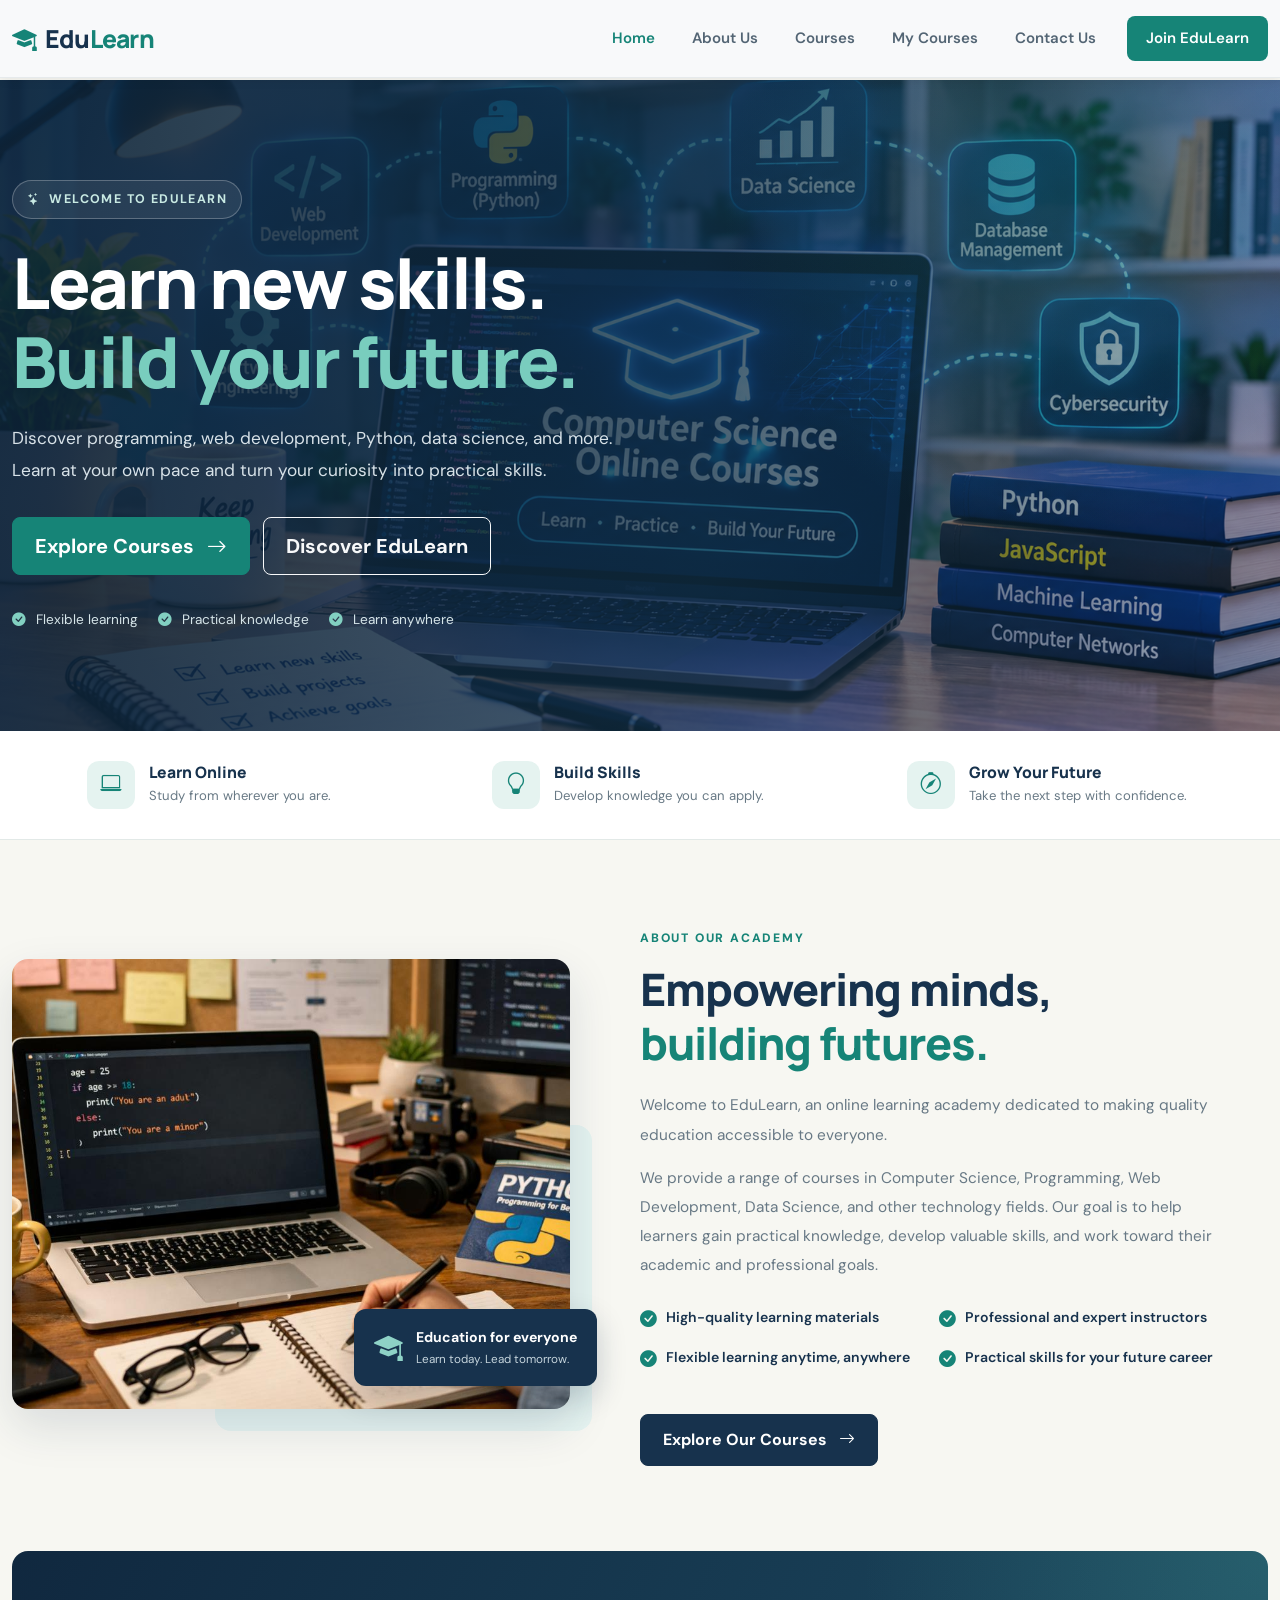
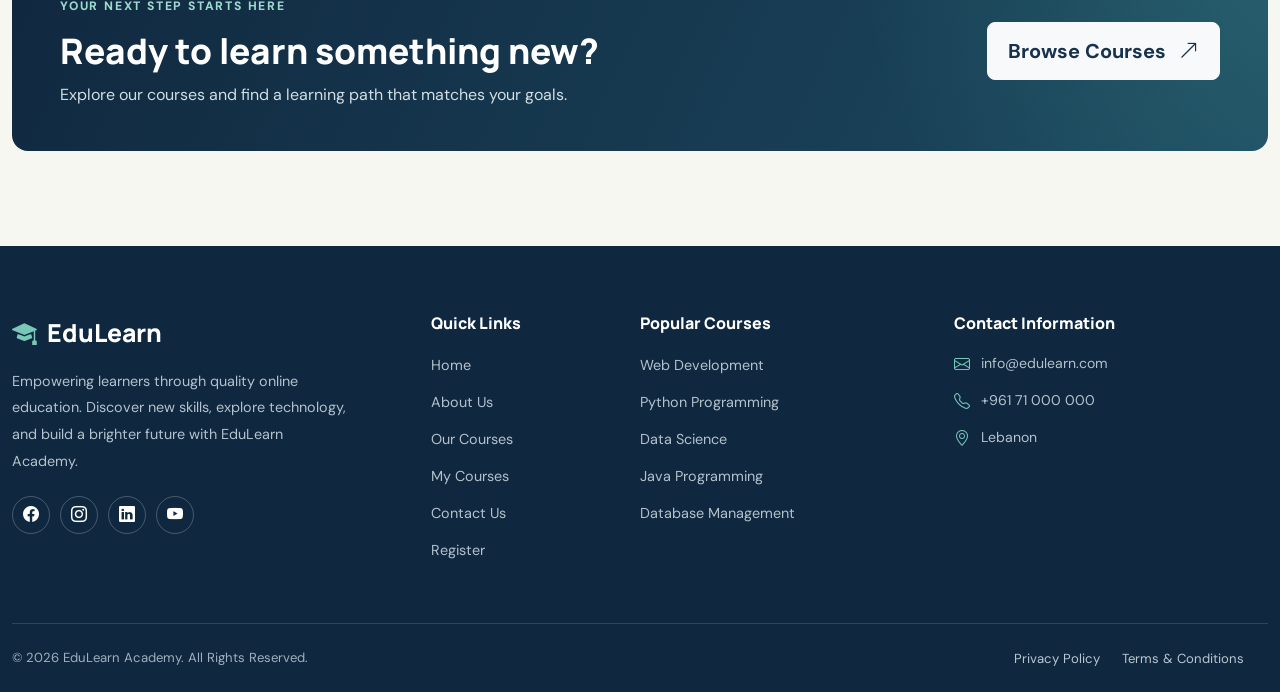
<file: index.html>
<!DOCTYPE html>
<html lang="en">
<head>
    <meta charset="UTF-8">
    <meta name="viewport" content="width=device-width, initial-scale=1.0">
    <title>EduLearn Academy | Learn, Grow, Succeed</title>

    <link href="https://cdn.jsdelivr.net/npm/bootstrap@5.3.3/dist/css/bootstrap.min.css" rel="stylesheet">
    <link href="https://cdn.jsdelivr.net/npm/bootstrap-icons@1.11.3/font/bootstrap-icons.min.css" rel="stylesheet">
    <link href="https://fonts.googleapis.com/css2?family=DM+Sans:wght@400;500;600;700&family=Manrope:wght@500;600;700;800&display=swap" rel="stylesheet">
    <link rel="stylesheet" href="style.css">
</head>

<body>

<!-- NAVBAR -->
<nav class="navbar navbar-expand-lg site-navbar sticky-top">
    <div class="container">

        <a class="navbar-brand" href="index.html">
            <i class="bi bi-mortarboard-fill me-1"></i>
            Edu<span>Learn</span>
        </a>

        <button class="navbar-toggler" type="button"
                data-bs-toggle="collapse"
                data-bs-target="#mainNavbar"
                aria-controls="mainNavbar"
                aria-expanded="false"
                aria-label="Toggle navigation">
            <span class="navbar-toggler-icon"></span>
        </button>

        <div class="collapse navbar-collapse" id="mainNavbar">
            <ul class="navbar-nav ms-auto align-items-lg-center">

                <li class="nav-item">
                    <a class="nav-link active" href="index.html">Home</a>
                </li>

                <li class="nav-item">
                    <a class="nav-link" href="#about">About Us</a>
                </li>

                <li class="nav-item">
                    <a class="nav-link" href="courses.html">Courses</a>
                </li>
                <li class="nav-item">
           <a class="nav-link" href="my-courses.html">My Courses</a>
                         </li>

                <li class="nav-item">
                    <a class="nav-link" href="contact.html">Contact Us</a>
                </li>

                <li class="nav-item">
                    <a class="nav-link nav-cta" href="registration.html">
                        Join EduLearn
                    </a>
                </li>

            </ul>
        </div>
    </div>
</nav>


<!-- HERO SECTION -->
<section class="home-hero" id="home">

    <div class="hero-shade"></div>

    <div class="container hero-content">
        <div class="row">

            <div class="col-lg-8 col-xl-7">

                <span class="hero-eyebrow">
                    <i class="bi bi-stars"></i>
                    Welcome to EduLearn
                </span>

                <h1>
                    Learn new skills.
                    <br>
                    <span>Build your future.</span>
                </h1>

                <p>
                    Discover programming, web development, Python,
                    data science, and more. Learn at your own pace
                    and turn your curiosity into practical skills.
                </p>

                <div class="hero-actions">

                    <a href="courses.html" class="btn btn-teal btn-lg">
                        Explore Courses
                        <i class="bi bi-arrow-right ms-2"></i>
                    </a>

                    <a href="#about" class="btn btn-outline-light btn-lg">
                        Discover EduLearn
                    </a>

                </div>

                <div class="hero-trust">

                    <span>
                        <i class="bi bi-check-circle-fill"></i>
                        Flexible learning
                    </span>

                    <span>
                        <i class="bi bi-check-circle-fill"></i>
                        Practical knowledge
                    </span>

                    <span>
                        <i class="bi bi-check-circle-fill"></i>
                        Learn anywhere
                    </span>

                </div>

            </div>
        </div>
    </div>
</section>


<!-- INTRO SECTION -->
<section class="intro-strip">

    <div class="container">

        <div class="row g-4 text-center">

            <div class="col-md-4">
                <div class="intro-item">

                    <span class="intro-icon">
                        <i class="bi bi-laptop"></i>
                    </span>

                    <div>
                        <h3>Learn Online</h3>
                        <p>Study from wherever you are.</p>
                    </div>

                </div>
            </div>

            <div class="col-md-4">
                <div class="intro-item">

                    <span class="intro-icon">
                        <i class="bi bi-lightbulb"></i>
                    </span>

                    <div>
                        <h3>Build Skills</h3>
                        <p>Develop knowledge you can apply.</p>
                    </div>

                </div>
            </div>

            <div class="col-md-4">
                <div class="intro-item">

                    <span class="intro-icon">
                        <i class="bi bi-compass"></i>
                    </span>

                    <div>
                        <h3>Grow Your Future</h3>
                        <p>Take the next step with confidence.</p>
                    </div>

                </div>
            </div>

        </div>
    </div>
</section>


<!-- ABOUT US -->
<section class="about-section section-space" id="about">

    <div class="container">

        <div class="row align-items-center g-5">

            <div class="col-lg-6">

                <div class="about-visual">

                    <img src="pic2.jpeg"
                         alt="Students learning computer science"
                         class="img-fluid about-image">

                    <div class="about-note">

                        <i class="bi bi-mortarboard-fill"></i>

                        <div>
                            <strong>Education for everyone</strong>
                            <span>Learn today. Lead tomorrow.</span>
                        </div>

                    </div>

                    <div class="about-decor"></div>

                </div>
            </div>

            <div class="col-lg-6">

                <span class="section-kicker">
                    About our academy
                </span>

                <h2 class="section-heading">
                    Empowering minds,
                    <br>
                    <span>building futures.</span>
                </h2>

                <p class="section-copy">
                    Welcome to EduLearn, an online learning academy
                    dedicated to making quality education accessible
                    to everyone.
                </p>

                <p class="section-copy">
                    We provide a range of courses in Computer Science,
                    Programming, Web Development, Data Science, and
                    other technology fields. Our goal is to help
                    learners gain practical knowledge, develop
                    valuable skills, and work toward their academic
                    and professional goals.
                </p>

                <div class="benefit-list">

                    <div>
                        <i class="bi bi-check-circle-fill"></i>
                        <span>High-quality learning materials</span>
                    </div>

                    <div>
                        <i class="bi bi-check-circle-fill"></i>
                        <span>Professional and expert instructors</span>
                    </div>

                    <div>
                        <i class="bi bi-check-circle-fill"></i>
                        <span>Flexible learning anytime, anywhere</span>
                    </div>

                    <div>
                        <i class="bi bi-check-circle-fill"></i>
                        <span>Practical skills for your future career</span>
                    </div>

                </div>

                <a href="courses.html" class="btn btn-navy mt-3">
                    Explore Our Courses
                    <i class="bi bi-arrow-right ms-2"></i>
                </a>

            </div>
        </div>
    </div>
</section>


<!-- LEARNING CTA -->
<section class="learning-cta">

    <div class="container">

        <div class="learning-cta-inner">

            <div>

                <span class="section-kicker section-kicker-light">
                    Your next step starts here
                </span>

                <h2>Ready to learn something new?</h2>

                <p>
                    Explore our courses and find a learning path
                    that matches your goals.
                </p>

            </div>

            <a href="courses.html" class="btn btn-light btn-lg">
                Browse Courses
                <i class="bi bi-arrow-up-right ms-2"></i>
            </a>

        </div>
    </div>
</section>


<!-- FOOTER -->
<footer class="site-footer">

    <div class="container">

        <div class="row gy-4">

            <div class="col-lg-4 col-md-6">

                <a href="index.html" class="footer-brand">
                    <i class="bi bi-mortarboard-fill"></i>
                    EduLearn
                </a>

                <p class="footer-description">
                    Empowering learners through quality online education.
                    Discover new skills, explore technology, and build
                    a brighter future with EduLearn Academy.
                </p>

                <div class="footer-socials">

                    <a href="#" aria-label="Facebook">
                        <i class="bi bi-facebook"></i>
                    </a>

                    <a href="#" aria-label="Instagram">
                        <i class="bi bi-instagram"></i>
                    </a>

                    <a href="#" aria-label="LinkedIn">
                        <i class="bi bi-linkedin"></i>
                    </a>

                    <a href="#" aria-label="YouTube">
                        <i class="bi bi-youtube"></i>
                    </a>

                </div>
            </div>


            <div class="col-lg-2 col-md-6">

                <h5 class="footer-title">Quick Links</h5>

                <ul class="footer-links">
                    <li><a href="index.html">Home</a></li>
                    <li><a href="#about">About Us</a></li>
                    <li><a href="courses.html">Our Courses</a></li>
                    <li><a href="my-courses.html">My Courses</a></li>
                    <li><a href="contact.html">Contact Us</a></li>
                    <li><a href="registration.html">Register</a></li>
                </ul>

            </div>


            <div class="col-lg-3 col-md-6">

                <h5 class="footer-title">Popular Courses</h5>

                <ul class="footer-links">
                    <li><a href="courses.html">Web Development</a></li>
                    <li><a href="courses.html">Python Programming</a></li>
                    <li><a href="courses.html">Data Science</a></li>
                    <li><a href="courses.html">Java Programming</a></li>
                    <li><a href="courses.html">Database Management</a></li>
                </ul>

            </div>


            <div class="col-lg-3 col-md-6">

                <h5 class="footer-title">Contact Information</h5>

                <ul class="footer-contact">

                    <li>
                        <i class="bi bi-envelope"></i>
                        <span>info@edulearn.com</span>
                    </li>

                    <li>
                        <i class="bi bi-telephone"></i>
                        <span>+961 71 000 000</span>
                    </li>

                    <li>
                        <i class="bi bi-geo-alt"></i>
                        <span>Lebanon</span>
                    </li>

                </ul>

            </div>

        </div>


        <div class="footer-bottom">

            <div class="row align-items-center gy-2">

                <div class="col-md-6">
                    <p>
                        © 2026 EduLearn Academy.
                        All Rights Reserved.
                    </p>
                </div>

                <div class="col-md-6 text-md-end">
                    <a href="privacy.html">Privacy Policy</a>
                    <a href="terms.html">Terms &amp; Conditions</a>
                </div>

            </div>

        </div>

    </div>
</footer>


<script src="https://cdn.jsdelivr.net/npm/bootstrap@5.3.3/dist/js/bootstrap.bundle.min.js"></script>

</body>
</html>
</file>
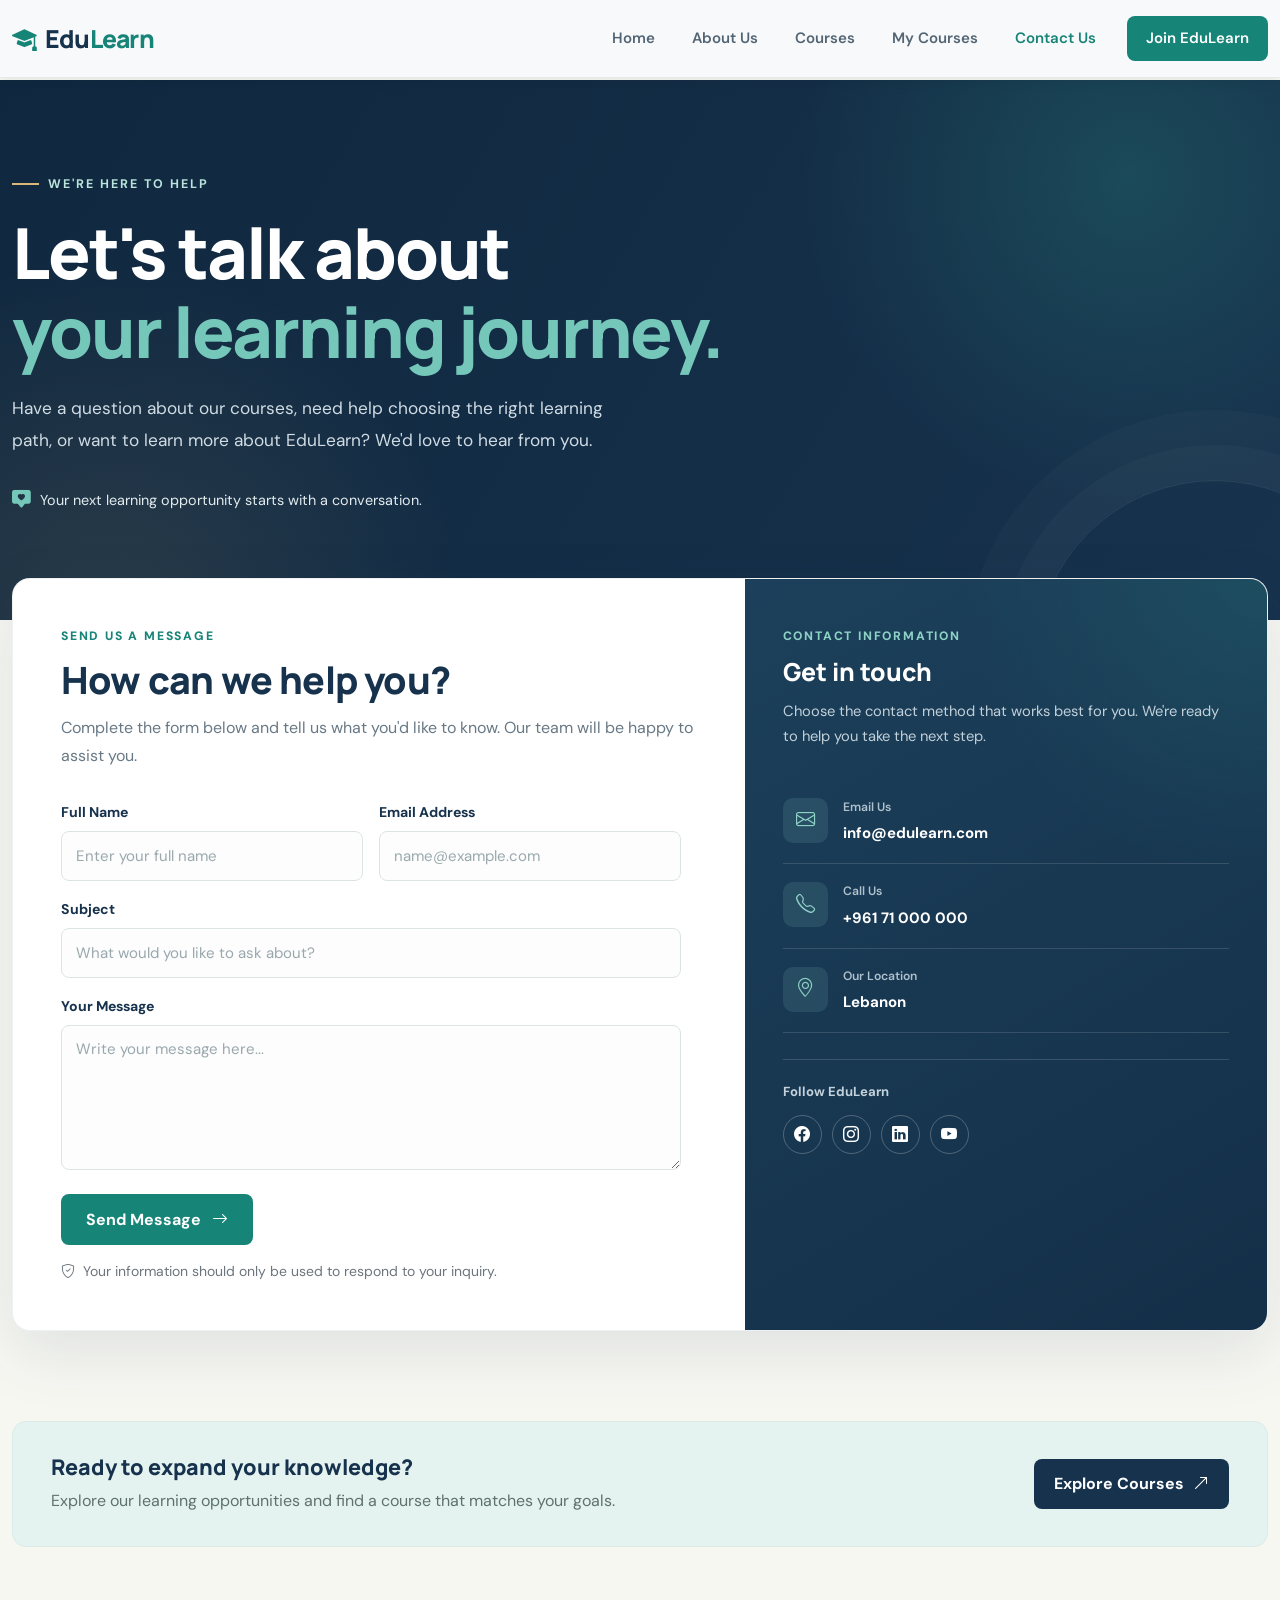
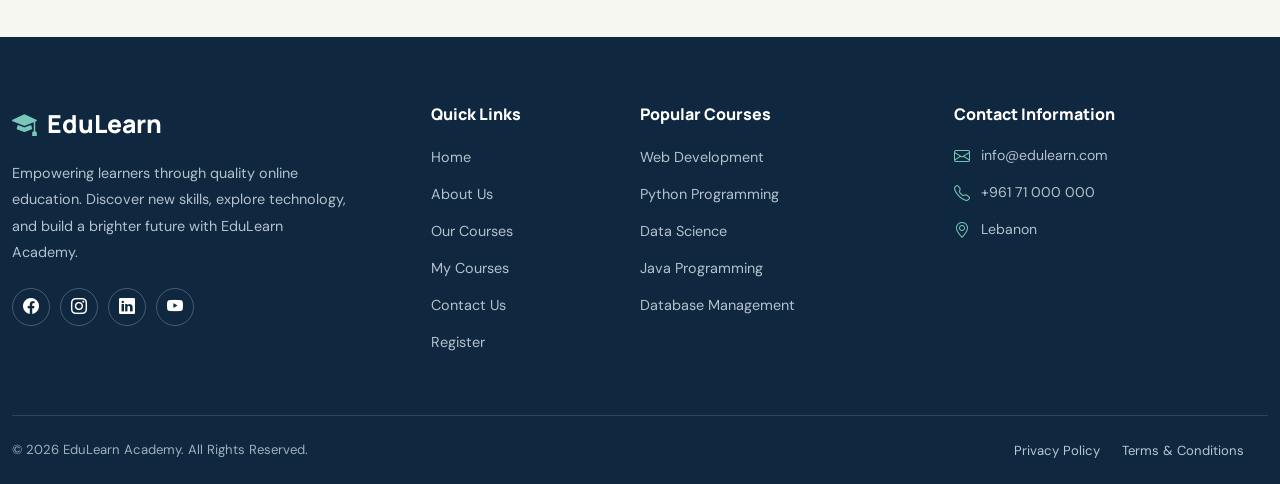
<file: contact.html>
<!DOCTYPE html>
<html lang="en">

<head>

    <meta charset="UTF-8">
    <meta name="viewport" content="width=device-width, initial-scale=1.0">

    <title>Contact Us | EduLearn Academy</title>

    <!-- Bootstrap CSS -->
    <link href="https://cdn.jsdelivr.net/npm/bootstrap@5.3.3/dist/css/bootstrap.min.css" rel="stylesheet">

    <!-- Bootstrap Icons -->
    <link href="https://cdn.jsdelivr.net/npm/bootstrap-icons@1.11.3/font/bootstrap-icons.min.css" rel="stylesheet">

    <!-- Google Fonts -->
    <link href="https://fonts.googleapis.com/css2?family=DM+Sans:wght@400;500;600;700&family=Manrope:wght@500;600;700;800&display=swap" rel="stylesheet">

    <!-- Main CSS -->
    <link rel="stylesheet" href="style.css">

</head>

<body class="contact-page">


<!-- NAVBAR -->
<nav class="navbar navbar-expand-lg site-navbar sticky-top">
    <div class="container">

        <a class="navbar-brand" href="index.html">
            <i class="bi bi-mortarboard-fill me-1"></i>
            Edu<span>Learn</span>
        </a>

        <button class="navbar-toggler" type="button"
                data-bs-toggle="collapse"
                data-bs-target="#mainNavbar"
                aria-controls="mainNavbar"
                aria-expanded="false"
                aria-label="Toggle navigation">
            <span class="navbar-toggler-icon"></span>
        </button>

        <div class="collapse navbar-collapse" id="mainNavbar">
            <ul class="navbar-nav ms-auto align-items-lg-center">

                <li class="nav-item">
                    <a class="nav-link " href="index.html">Home</a>
                </li>

                <li class="nav-item">
                    <a class="nav-link" href="index.html#about">About Us</a>
                </li>

                <li class="nav-item">
                    <a class="nav-link" href="courses.html">Courses</a>
                </li>
                 <li class="nav-item">
                  <a class="nav-link" href="my-courses.html">My Courses</a>
                    </li>
                <li class="nav-item">
                    <a class="nav-link contact active" href="contact.html">Contact Us</a>
                </li>
                       <li class="nav-item">
                    <a class="nav-link nav-cta" href="registration.html">
                        Join EduLearn
                    </a>
                </li>

            </ul>
        </div>
    </div>
</nav>



<!-- ================= CONTACT HERO ================= -->

<section class="contact-hero">

    <div class="container hero-content">

        <span class="eyebrow">
            We're here to help
        </span>

        <h1>
            Let's talk about
            <br>
            <span>your learning journey.</span>
        </h1>

        <p>
            Have a question about our courses, need help choosing
            the right learning path, or want to learn more about
            EduLearn? We'd love to hear from you.
        </p>

        <div class="hero-note">

            <i class="bi bi-chat-square-heart-fill"></i>

            <span>
                Your next learning opportunity starts with a conversation.
            </span>

        </div>

    </div>

</section>


<!-- ================= CONTACT FORM ================= -->

<section class="contact-main">

    <div class="container">

        <div class="contact-layout">

            <div class="row g-0">

                <!-- LEFT SIDE: FORM -->

                <div class="col-lg-7">

                    <div class="form-side">

                        <div class="section-label">
                            Send us a message
                        </div>

                        <h2>How can we help you?</h2>

                        <p class="form-intro">
                            Complete the form below and tell us what
                            you'd like to know. Our team will be happy
                            to assist you.
                        </p>

                        <form id="contactForm" action="#" method="post">

                            <div class="row g-3">

                                <div class="col-md-6">

                                    <label for="fullName" class="form-label">
                                        Full Name
                                    </label>

                                    <input
                                        type="text"
                                        class="form-control"
                                        id="fullName"
                                        name="name"
                                        placeholder="Enter your full name"
                                        autocomplete="name"
                                        required
                                    >

                                </div>


                                <div class="col-md-6">

                                    <label for="email" class="form-label">
                                        Email Address
                                    </label>

                                    <input
                                        type="email"
                                        class="form-control"
                                        id="email"
                                        name="email"
                                        placeholder="name@example.com"
                                        autocomplete="email"
                                        required
                                    >

                                </div>


                                <div class="col-12">

                                    <label for="subject" class="form-label">
                                        Subject
                                    </label>

                                    <input
                                        type="text"
                                        class="form-control"
                                        id="subject"
                                        name="subject"
                                        placeholder="What would you like to ask about?"
                                        required
                                    >

                                </div>


                                <div class="col-12">

                                    <label for="message" class="form-label">
                                        Your Message
                                    </label>

                                    <textarea
                                        class="form-control"
                                        id="message"
                                        name="message"
                                        placeholder="Write your message here..."
                                        required
                                    ></textarea>

                                </div>


                                <div class="col-12 pt-2">

                                    <button type="submit" class="btn-send">

                                        Send Message

                                        <i class="bi bi-arrow-right"></i>

                                    </button>

                                </div>

                            </div>

                        </form>

                        <p class="small text-secondary mt-3 mb-0">

                            <i class="bi bi-shield-check me-1"></i>

                            Your information should only be used
                            to respond to your inquiry.

                        </p>

                    </div>

                </div>


                <!-- RIGHT SIDE: CONTACT INFORMATION -->

                <div class="col-lg-5">

                    <aside class="details-side">

                        <div class="section-label" style="color:#8ED2C6;">
                            Contact information
                        </div>

                        <h3>Get in touch</h3>

                        <p class="details-intro">
                            Choose the contact method that works
                            best for you. We're ready to help you
                            take the next step.
                        </p>


                        <!-- EMAIL -->

                        <div class="detail-item">

                            <span class="detail-icon">
                                <i class="bi bi-envelope"></i>
                            </span>

                            <div>

                                <small>Email Us</small>

                                <a href="mailto:info@edulearn.com">
                                    info@edulearn.com
                                </a>

                            </div>

                        </div>


                        <!-- PHONE -->

                        <div class="detail-item">

                            <span class="detail-icon">
                                <i class="bi bi-telephone"></i>
                            </span>

                            <div>

                                <small>Call Us</small>

                                <a href="tel:+96171000000">
                                    +961 71 000 000
                                </a>

                            </div>

                        </div>


                        <!-- LOCATION -->

                        <div class="detail-item">

                            <span class="detail-icon">
                                <i class="bi bi-geo-alt"></i>
                            </span>

                            <div>

                                <small>Our Location</small>

                                <a
                                    href="https://www.google.com/maps/search/?api=1&query=Lebanon"
                                    target="_blank"
                                    rel="noopener noreferrer"
                                >
                                    Lebanon
                                </a>

                            </div>

                        </div>


                        <div class="details-divider"></div>

                        <div class="social-heading">
                            Follow EduLearn
                        </div>

                        <div class="social-links">

                            <a href="#" aria-label="Facebook">
                                <i class="bi bi-facebook"></i>
                            </a>

                            <a href="#" aria-label="Instagram">
                                <i class="bi bi-instagram"></i>
                            </a>

                            <a href="#" aria-label="LinkedIn">
                                <i class="bi bi-linkedin"></i>
                            </a>

                            <a href="#" aria-label="YouTube">
                                <i class="bi bi-youtube"></i>
                            </a>

                        </div>

                    </aside>

                </div>

            </div>

        </div>

    </div>

</section>


<!-- ================= SUPPORT SECTION ================= -->

<section class="support-section">

    <div class="container">

        <div class="support-card">

            <div>

                <h3>Ready to expand your knowledge?</h3>

                <p>
                    Explore our learning opportunities and find
                    a course that matches your goals.
                </p>

            </div>

            <a href="courses.html" class="btn-courses">

                Explore Courses

                <i class="bi bi-arrow-up-right"></i>

            </a>

        </div>

    </div>

</section>



<!-- FOOTER -->
<footer class="site-footer">

    <div class="container">

        <div class="row gy-4">

            <div class="col-lg-4 col-md-6">

                <a href="index.html" class="footer-brand">
                    <i class="bi bi-mortarboard-fill"></i>
                    EduLearn
                </a>

                <p class="footer-description">
                    Empowering learners through quality online education.
                    Discover new skills, explore technology, and build
                    a brighter future with EduLearn Academy.
                </p>

                <div class="footer-socials">

                    <a href="#" aria-label="Facebook">
                        <i class="bi bi-facebook"></i>
                    </a>

                    <a href="#" aria-label="Instagram">
                        <i class="bi bi-instagram"></i>
                    </a>

                    <a href="#" aria-label="LinkedIn">
                        <i class="bi bi-linkedin"></i>
                    </a>

                    <a href="#" aria-label="YouTube">
                        <i class="bi bi-youtube"></i>
                    </a>

                </div>
            </div>


            <div class="col-lg-2 col-md-6">

                <h5 class="footer-title">Quick Links</h5>

                <ul class="footer-links">
                    <li><a href="index.html">Home</a></li>
                    <li><a href="index.html#about">About Us</a></li>
                    <li><a href="courses.html">Our Courses</a></li>
                    <li><a href="my-courses.html">My Courses</a></li>
                    <li><a href="contact.html">Contact Us</a></li>
                    <li><a href="registration.html">Register</a></li>
                </ul>

            </div>


            <div class="col-lg-3 col-md-6">

                <h5 class="footer-title">Popular Courses</h5>

                <ul class="footer-links">
                    <li><a href="courses.html">Web Development</a></li>
                    <li><a href="courses.html">Python Programming</a></li>
                    <li><a href="courses.html">Data Science</a></li>
                    <li><a href="courses.html">Java Programming</a></li>
                    <li><a href="courses.html">Database Management</a></li>
                </ul>

            </div>


            <div class="col-lg-3 col-md-6">

                <h5 class="footer-title">Contact Information</h5>

                <ul class="footer-contact">

                    <li>
                        <i class="bi bi-envelope"></i>
                        <span>info@edulearn.com</span>
                    </li>

                    <li>
                        <i class="bi bi-telephone"></i>
                        <span>+961 71 000 000</span>
                    </li>

                    <li>
                        <i class="bi bi-geo-alt"></i>
                        <span>Lebanon</span>
                    </li>

                </ul>

            </div>

        </div>


        <div class="footer-bottom">

            <div class="row align-items-center gy-2">

                <div class="col-md-6">
                    <p>
                        © 2026 EduLearn Academy.
                        All Rights Reserved.
                    </p>
                </div>

                <div class="col-md-6 text-md-end">
                    <a href="privacy.html">Privacy Policy</a>
                    <a href="terms.html">Terms &amp; Conditions</a>
                </div>

            </div>

        </div>

    </div>
</footer>


<!-- BOOTSTRAP JS -->

<script src="https://cdn.jsdelivr.net/npm/bootstrap@5.3.3/dist/js/bootstrap.bundle.min.js"></script>

<script>
    // Front-end demonstration only.
    // Connect the form to a PHP handler to receive messages.

    document.getElementById("contactForm").addEventListener("submit", function(event) {
        event.preventDefault();

        alert(
            "Thank you for contacting EduLearn! " )
            
        
    });
</script>

</body>
</html>
</file>
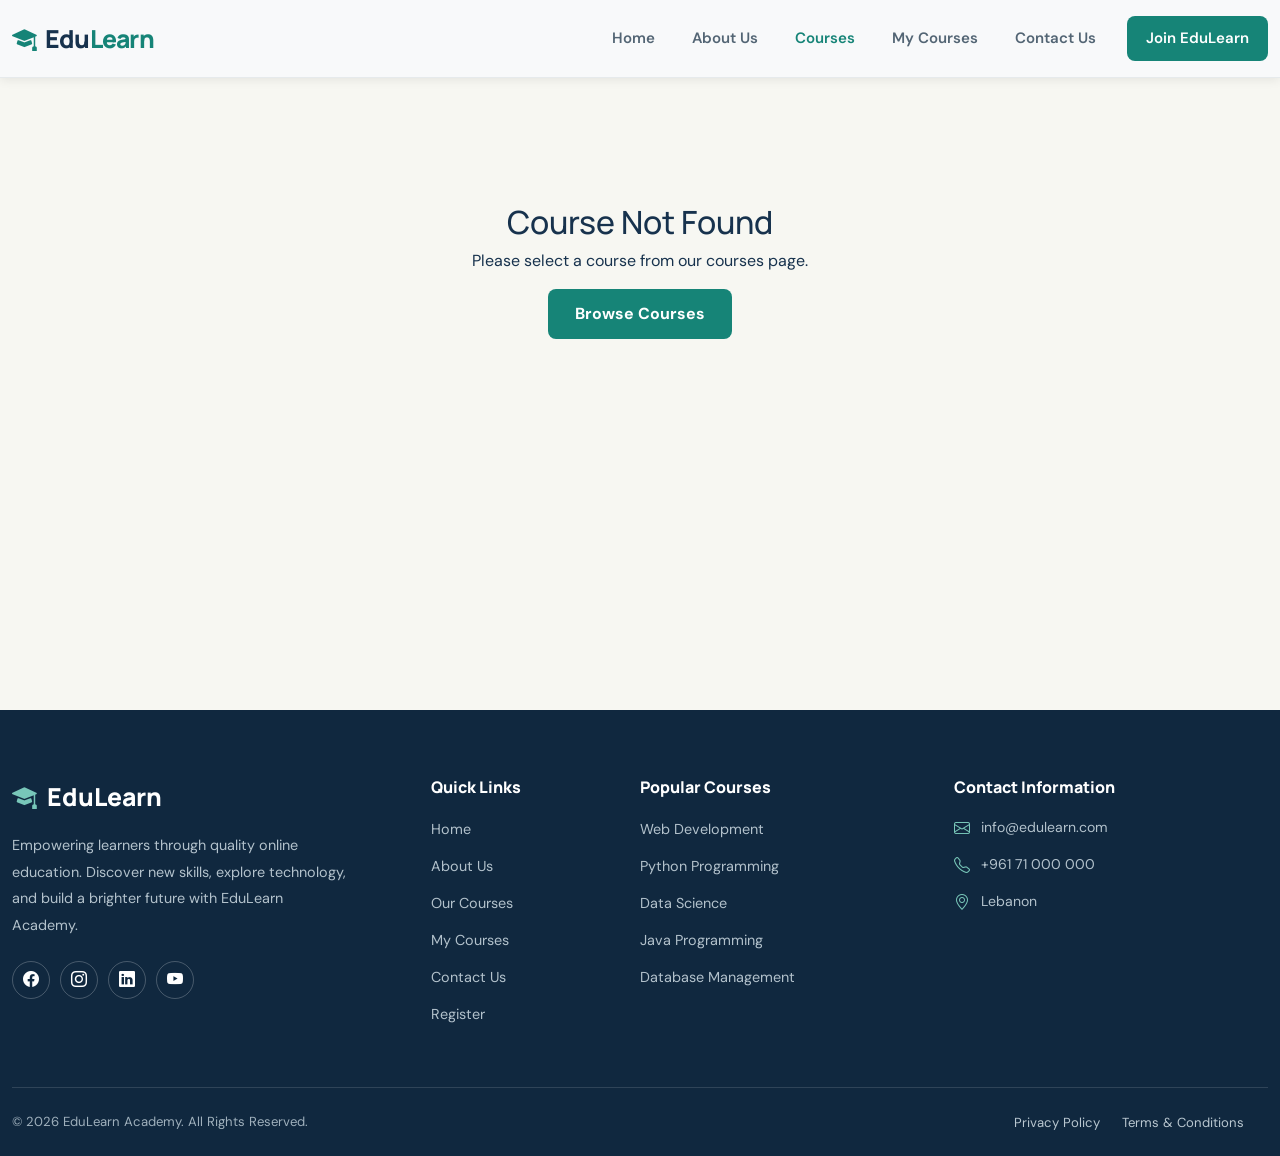
<file: course-details.html>
<!DOCTYPE html>
<html lang="en">

<head>
    <meta charset="UTF-8">
    <meta name="viewport" content="width=device-width, initial-scale=1.0">

    <title>Course Details | EduLearn Academy</title>

    <!-- Bootstrap CSS -->
    <link href="https://cdn.jsdelivr.net/npm/bootstrap@5.3.3/dist/css/bootstrap.min.css" rel="stylesheet">

    <!-- Bootstrap Icons -->
    <link rel="stylesheet" href="https://cdn.jsdelivr.net/npm/bootstrap-icons@1.11.3/font/bootstrap-icons.min.css">

    <!-- Google Fonts -->
    <link href="https://fonts.googleapis.com/css2?family=DM+Sans:wght@400;500;600;700&family=Manrope:wght@600;700;800&display=swap" rel="stylesheet">

    <!-- Custom CSS -->
    <link rel="stylesheet" href="style.css">
</head>

<body class="courses-page">

    <!-- NAVBAR -->
    <nav class="navbar navbar-expand-lg site-navbar sticky-top">
        <div class="container">

            <a class="navbar-brand" href="index.html">
                <i class="bi bi-mortarboard-fill me-1"></i>
                Edu<span>Learn</span>
            </a>

           <button class="navbar-toggler" type="button"
                data-bs-toggle="collapse"
                data-bs-target="#mainNavbar"
                aria-controls="mainNavbar"
                aria-expanded="false"
                aria-label="Toggle navigation">
            <span class="navbar-toggler-icon"></span>
        </button>

            <div class="collapse navbar-collapse" id="mainNavbar">

                <ul class="navbar-nav ms-auto align-items-lg-center">

                    <li class="nav-item">
                        <a class="nav-link" href="index.html">Home</a>
                    </li>

                    <li class="nav-item">
                        <a class="nav-link" href="index.html#about">About Us</a>
                    </li>

                    <li class="nav-item">
                        <a class="nav-link active" href="courses.html">Courses</a>
                    </li>
<li class="nav-item">
    <a class="nav-link" href="my-courses.html">My Courses</a>
</li>
                    <li class="nav-item">
                        <a class="nav-link" href="contact.html">Contact Us</a>
                    </li>
            
                    <li class="nav-item">
                        <a class="nav-link nav-cta" href="registration.html">
                            Join EduLearn
                        </a>
                    </li>

                </ul>

            </div>
        </div>
    </nav>


    <!-- COURSE DETAILS -->
    <section class="course-details-section">

        <div class="container">

            <a href="courses.html" class="back-to-courses">
                <i class="bi bi-arrow-left"></i> Back to Courses
            </a>

            <div class="row g-5 align-items-start">

                <!-- COURSE IMAGE -->
                <div class="col-lg-6">

                    <div class="details-image">
                        <img id="courseImage" src="" alt="Course image">
                    </div>

                </div>

                <!-- COURSE INFORMATION -->
                <div class="col-lg-6">

                    <span class="details-category" id="courseCategory"></span>

                    <h1 id="courseTitle"></h1>

                    <p class="details-description" id="courseDescription"></p>

                    <div class="details-information">

                        <div>
                            <i class="bi bi-clock"></i>
                            <span>Duration</span>
                            <strong id="courseDuration"></strong>
                        </div>

                        <div>
                            <i class="bi bi-bar-chart"></i>
                            <span>Level</span>
                            <strong id="courseLevel"></strong>
                        </div>

                    </div>

                    <a href="registration.html" id="registerButton" class="btn btn-course-main mt-4">
    Register for This Course
    <i class="bi bi-arrow-right ms-2"></i>
</a>

                </div>

            </div>


            <!-- WHAT YOU WILL LEARN -->
            <div class="course-learning-content">

                <h2>What You Will Learn</h2>

                <p>
                    This course provides practical knowledge and
                    essential skills to help you develop your abilities.
                </p>

                <ul id="courseTopics"></ul>

            </div>


            <!-- COURSE REQUIREMENTS -->
            <div class="course-learning-content course-requirements">

                <h2>
                    <i class="bi bi-clipboard-check"></i>
                    Course Requirements
                </h2>

                <p>
                    Before enrolling in this course, make sure you have
                    the following basic requirements.
                </p>

                <ul id="courseRequirements"></ul>

            </div>

        </div>

    </section>


    <!-- FOOTER -->
    <footer class="site-footer">

        <div class="container">

            <div class="row gy-4">

                <!-- ABOUT -->
                <div class="col-lg-4 col-md-6">

                    <a href="index.html" class="footer-brand">
                        <i class="bi bi-mortarboard-fill"></i>
                        EduLearn
                    </a>

                    <p class="footer-description">
                        Empowering learners through quality online education.
                        Discover new skills, explore technology, and build
                        a brighter future with EduLearn Academy.
                    </p>

                    <div class="footer-socials">

                        <a href="#" aria-label="Facebook">
                            <i class="bi bi-facebook"></i>
                        </a>

                        <a href="#" aria-label="Instagram">
                            <i class="bi bi-instagram"></i>
                        </a>

                        <a href="#" aria-label="LinkedIn">
                            <i class="bi bi-linkedin"></i>
                        </a>

                        <a href="#" aria-label="YouTube">
                            <i class="bi bi-youtube"></i>
                        </a>

                    </div>

                </div>


                <!-- QUICK LINKS -->
                <div class="col-lg-2 col-md-6">

                    <h5 class="footer-title">Quick Links</h5>

                    <ul class="footer-links">
                        <li><a href="index.html">Home</a></li>
                        <li><a href="index.html#about">About Us</a></li>
                        <li><a href="courses.html">Our Courses</a></li>
                        <li><a href="my-courses.html">My Courses</a></li>
                        <li><a href="contact.html">Contact Us</a></li>
                        <li><a href="registration.html">Register</a></li>
                    </ul>

                </div>


                <!-- POPULAR COURSES -->
                <div class="col-lg-3 col-md-6">

                    <h5 class="footer-title">Popular Courses</h5>

                    <ul class="footer-links">
                        <li><a href="courses.html">Web Development</a></li>
                        <li><a href="courses.html">Python Programming</a></li>
                        <li><a href="courses.html">Data Science</a></li>
                        <li><a href="courses.html">Java Programming</a></li>
                        <li><a href="courses.html">Database Management</a></li>
                    </ul>

                </div>


                <!-- CONTACT INFORMATION -->
                <div class="col-lg-3 col-md-6">

                    <h5 class="footer-title">Contact Information</h5>

                    <ul class="footer-contact">

                        <li>
                            <i class="bi bi-envelope"></i>
                            <span>info@edulearn.com</span>
                        </li>

                        <li>
                            <i class="bi bi-telephone"></i>
                            <span>+961 71 000 000</span>
                        </li>

                        <li>
                            <i class="bi bi-geo-alt"></i>
                            <span>Lebanon</span>
                        </li>

                    </ul>

                </div>

            </div>


            <!-- FOOTER BOTTOM -->
            <div class="footer-bottom">

                <div class="row align-items-center gy-2">

                    <div class="col-md-6">
                        <p>
                            © 2026 EduLearn Academy.
                            All Rights Reserved.
                        </p>
                    </div>

                    <div class="col-md-6 text-md-end">
                        <a href="privacy.html">Privacy Policy</a>
                        <a href="terms.html">Terms &amp; Conditions</a>
                    </div>

                </div>

            </div>

        </div>

    </footer>


<script src="https://cdn.jsdelivr.net/npm/bootstrap@5.3.3/dist/js/bootstrap.bundle.min.js"></script>
    <!-- COURSE DATA AND JAVASCRIPT -->
    <script>

        const courses = {

            // WEB DEVELOPMENT
            web: {
                title: "Web Development",
                category: "Development",
                duration: "8 Weeks",
                level: "Beginner",
                image: "https://images.unsplash.com/photo-1498050108023-c5249f4df085",
                description: "Learn how to build modern, attractive and responsive websites using HTML, CSS, JavaScript and Bootstrap. Develop practical skills through website projects.",

                topics: [
                    "HTML5 and website structure",
                    "CSS3 and styling",
                    "JavaScript fundamentals",
                    "Responsive web design",
                    "Bootstrap framework"
                ],

                requirements: [
                    "Basic computer skills",
                    "A computer or laptop",
                    "Internet connection",
                    "No previous programming experience required"
                ]
            },


            // PYTHON PROGRAMMING
            python: {
                title: "Python Programming",
                category: "Programming",
                duration: "10 Weeks",
                level: "Beginner",
                image: "https://images.unsplash.com/photo-1516321318423-f06f85e504b3",
                description: "Start your programming journey with Python. Learn programming fundamentals and develop useful applications through practical exercises.",

                topics: [
                    "Introduction to Python",
                    "Variables and data types",
                    "Conditions and loops",
                    "Functions",
                    "Object-oriented programming"
                ],

                requirements: [
                    "Basic computer skills",
                    "A computer or laptop",
                    "Internet connection",
                    "No previous programming experience required"
                ]
            },


            // DATA ANALYSIS
            data: {
                title: "Data Analysis",
                category: "Data Science",
                duration: "6 Weeks",
                level: "Intermediate",
                image: "https://images.unsplash.com/photo-1551288049-bebda4e38f71",
                description: "Learn how to organize, analyze and interpret data to discover useful information and support better decisions.",

                topics: [
                    "Introduction to data analysis",
                    "Data cleaning",
                    "Working with Excel",
                    "Data visualization",
                    "Data reporting"
                ],

                requirements: [
                    "Basic computer skills",
                    "Basic mathematics knowledge",
                    "Familiarity with Excel is helpful",
                    "Interest in working with data"
                ]
            },


            // GRAPHIC DESIGN
            design: {
                title: "Graphic Design",
                category: "Design",
                duration: "7 Weeks",
                level: "Beginner",
                image: "https://images.unsplash.com/photo-1558655146-9f40138edfeb",
                description: "Develop your creativity and learn the principles of graphic design to create attractive visual content.",

                topics: [
                    "Color theory",
                    "Typography",
                    "Design principles",
                    "Branding",
                    "Digital design"
                ],

                requirements: [
                    "Basic computer skills",
                    "A computer or laptop",
                    "Creativity and interest in design",
                    "No previous design experience required"
                ]
            },


            // DIGITAL MARKETING
            marketing: {
                title: "Digital Marketing",
                category: "Marketing",
                duration: "5 Weeks",
                level: "Beginner",
                image: "https://images.unsplash.com/photo-1516321497487-e288fb19713f",
                description: "Discover how businesses use digital platforms to promote products, connect with customers and grow their audience.",

                topics: [
                    "Social media marketing",
                    "Search engine optimization",
                    "Content marketing",
                    "Email marketing",
                    "Campaign planning"
                ],

                requirements: [
                    "Basic computer skills",
                    "Internet connection",
                    "Basic knowledge of social media",
                    "Interest in digital marketing"
                ]
            },


            // DATABASE MANAGEMENT
            database: {
                title: "Database Management",
                category: "Technology",
                duration: "8 Weeks",
                level: "Intermediate",
                image: "https://images.unsplash.com/photo-1516321318423-f06f85e504b3",
                description: "Learn how to design, organize and manage databases using relational database concepts and SQL.",

                topics: [
                    "Introduction to databases",
                    "SQL fundamentals",
                    "MySQL",
                    "Database relationships",
                    "Database design"
                ],

                requirements: [
                    "Basic computer skills",
                    "Understanding of basic computer concepts",
                    "Basic programming knowledge is recommended",
                    "Interest in databases and information management"
                ]
            }

        };


        // GET SELECTED COURSE FROM URL

        const params = new URLSearchParams(window.location.search);

        const selectedCourse = params.get("course");

        const course = courses[selectedCourse];
         // Send the selected course to the registration page
const registerButton = document.getElementById("registerButton");

if (registerButton && selectedCourse) {
    registerButton.href = `registration.html?course=${encodeURIComponent(selectedCourse)}`;
}

        // DISPLAY COURSE INFORMATION

        if (course) {

            document.title = course.title + " | EduLearn Academy";

            // Course information
            document.getElementById("courseTitle").textContent = course.title;

            document.getElementById("courseCategory").textContent = course.category;

            document.getElementById("courseDuration").textContent = course.duration;

            document.getElementById("courseLevel").textContent = course.level;

            document.getElementById("courseDescription").textContent = course.description;


            // Course image
            document.getElementById("courseImage").src = course.image;

            document.getElementById("courseImage").alt = course.title;


            // DISPLAY WHAT YOU WILL LEARN

            const topicsList = document.getElementById("courseTopics");

            course.topics.forEach(function(topic) {

                const li = document.createElement("li");

                li.innerHTML = '<i class="bi bi-check-circle-fill"></i> ';

                li.appendChild(document.createTextNode(topic));

                topicsList.appendChild(li);

            });


            // DISPLAY COURSE REQUIREMENTS

            const requirementsList = document.getElementById("courseRequirements");

            course.requirements.forEach(function(requirement) {

                const li = document.createElement("li");

                li.innerHTML = '<i class="bi bi-check-circle-fill"></i> ';

                li.appendChild(document.createTextNode(requirement));

                requirementsList.appendChild(li);

            });


        } else {

            // COURSE NOT FOUND

            document.querySelector(".course-details-section").innerHTML = `

                <div class="container text-center py-5">

                    <h2>Course Not Found</h2>

                    <p>Please select a course from our courses page.</p>

                    <a href="courses.html" class="btn btn-course-main">
                        Browse Courses
                    </a>

                </div>

            `;

        }

    </script>

</body>

</html>
</file>
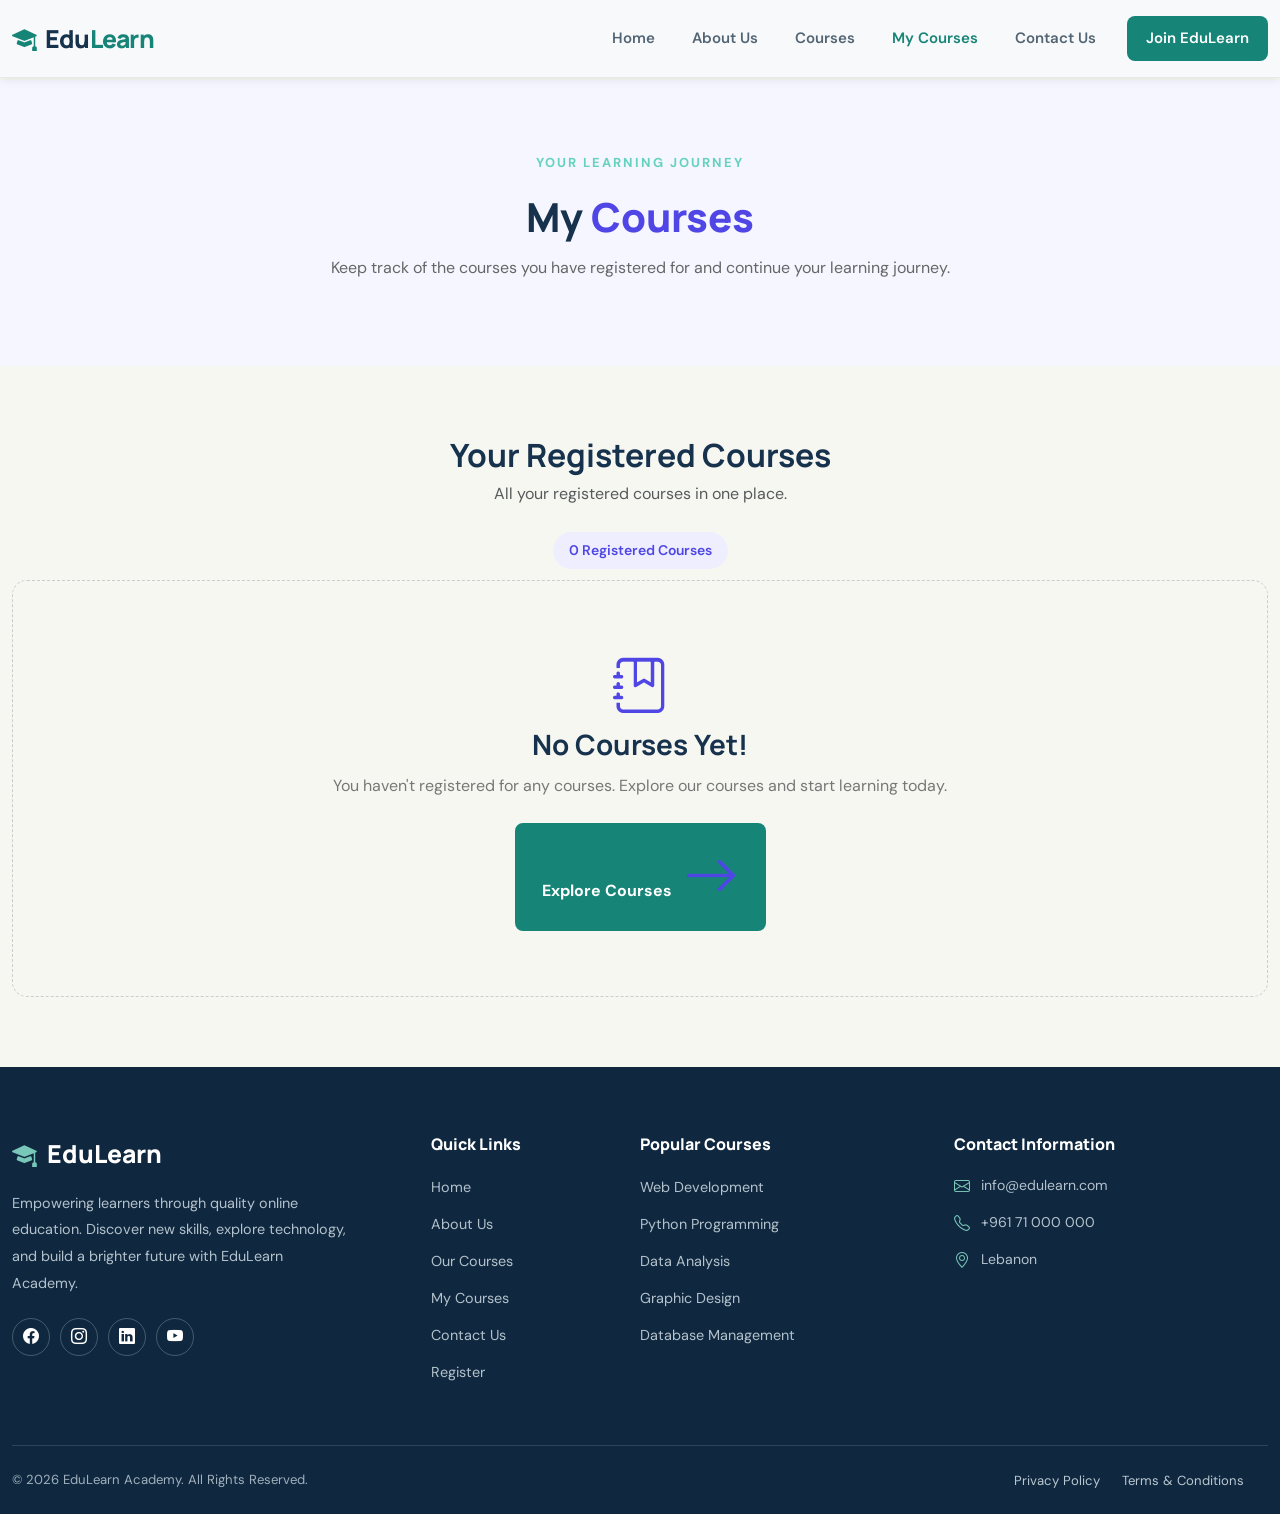
<file: my-courses.html>
<!DOCTYPE html>
<html lang="en">

<head>
    <meta charset="UTF-8">
    <meta name="viewport" content="width=device-width, initial-scale=1.0">

    <title>My Courses | EduLearn Academy</title>

    <!-- Bootstrap CSS -->
    <link href="https://cdn.jsdelivr.net/npm/bootstrap@5.3.3/dist/css/bootstrap.min.css"
          rel="stylesheet">

    <!-- Bootstrap Icons -->
    <link rel="stylesheet"
          href="https://cdn.jsdelivr.net/npm/bootstrap-icons@1.11.3/font/bootstrap-icons.min.css">

    <!-- Google Fonts -->
    <link href="https://fonts.googleapis.com/css2?family=DM+Sans:wght@400;500;600;700&family=Manrope:wght@600;700;800&display=swap"
          rel="stylesheet">

    <!-- Custom CSS -->
    <link rel="stylesheet" href="style.css">

    <style>
        /* PAGE HERO */
        .my-courses-hero {
            background: #f5f6ff;
            padding: 70px 0;
            text-align: center;
        }

        .my-courses-hero h1 {
            font-family: 'Manrope', sans-serif;
            font-weight: 800;
            margin-bottom: 15px;
        }

        .my-courses-hero h1 span {
            color: #4f46e5;
        }

        .my-courses-hero p {
            color: #666;
        }

        /* MY COURSES SECTION */
        .my-courses-section {
            padding: 70px 0;
            min-height: 450px;
        }

        .my-courses-heading {
            margin-bottom: 35px;
        }

        .my-courses-heading h2 {
            font-family: 'Manrope', sans-serif;
            font-weight: 700;
        }

        .registered-count {
            display: inline-block;
            background: #eeeeff;
            color: #4f46e5;
            padding: 8px 16px;
            border-radius: 30px;
            font-size: 14px;
            font-weight: 600;
            margin-top: 10px;
        }

        /* COURSE CARD */
        .registered-course-card {
            background: #fff;
            border: 1px solid #e8e8ee;
            border-radius: 15px;
            overflow: hidden;
            height: 100%;
            transition: 0.3s ease;
        }

        .registered-course-card:hover {
            transform: translateY(-5px);
            box-shadow: 0 10px 25px rgba(0,0,0,0.08);
        }

        .registered-course-image {
            height: 200px;
            position: relative;
        }

        .registered-course-image img {
            width: 100%;
            height: 100%;
            object-fit: cover;
        }

        .registered-course-content {
            padding: 22px;
        }

        .registered-course-content h4 {
            font-weight: 700;
            margin: 12px 0;
        }

        .registered-category {
            display: inline-block;
            background: #eeeeff;
            color: #4f46e5;
            padding: 6px 12px;
            border-radius: 20px;
            font-size: 12px;
            font-weight: 600;
        }

        .registered-course-info {
            display: flex;
            justify-content: space-between;
            gap: 10px;
            flex-wrap: wrap;
            color: #777;
            font-size: 13px;
            margin: 18px 0;
        }

        .registered-course-info i {
            color: #4f46e5;
            margin-right: 5px;
        }

        .registered-actions {
            display: flex;
            gap: 10px;
        }

        .registered-actions a {
            flex: 1;
        }

        .remove-course-btn {
            border: 1px solid #dc3545;
            color: #dc3545;
            background: white;
            border-radius: 8px;
            padding: 9px 12px;
            transition: 0.3s;
        }

        .remove-course-btn:hover {
            background: #dc3545;
            color: white;
        }

        /* EMPTY STATE */
        .empty-courses {
            text-align: center;
            padding: 65px 20px;
            border: 1px dashed #ccc;
            border-radius: 15px;
        }

        .empty-courses i {
            font-size: 55px;
            color: #4f46e5;
            margin-bottom: 20px;
        }

        .empty-courses h3 {
            font-weight: 700;
            margin-bottom: 12px;
        }

        .empty-courses p {
            color: #777;
            margin-bottom: 25px;
        }

        @media (max-width: 576px) {
            .registered-course-info {
                flex-direction: column;
            }
        }
    </style>
</head>

<body class="courses-page">

<!-- NAVBAR -->
<nav class="navbar navbar-expand-lg site-navbar sticky-top">
    <div class="container">

        <a class="navbar-brand" href="index.html">
            <i class="bi bi-mortarboard-fill me-1"></i>
            Edu<span>Learn</span>
        </a>

        <button class="navbar-toggler" type="button"
                data-bs-toggle="collapse"
                data-bs-target="#mainNavbar"
                aria-controls="mainNavbar"
                aria-expanded="false"
                aria-label="Toggle navigation">

            <span class="navbar-toggler-icon"></span>
        </button>

        <div class="collapse navbar-collapse" id="mainNavbar">
            <ul class="navbar-nav ms-auto align-items-lg-center">

                <li class="nav-item">
                    <a class="nav-link" href="index.html">Home</a>
                </li>

                <li class="nav-item">
                    <a class="nav-link" href="index.html#about">About Us</a>
                </li>

                <li class="nav-item">
                    <a class="nav-link" href="courses.html">Courses</a>
                </li>

                <li class="nav-item">
                    <a class="nav-link active" href="my-courses.html">My Courses</a>
                </li>

                <li class="nav-item">
                    <a class="nav-link" href="contact.html">Contact Us</a>
                </li>

                <li class="nav-item">
                    <a class="nav-link nav-cta" href="registration.html">
                        Join EduLearn
                    </a>
                </li>

            </ul>
        </div>
    </div>
</nav>

<!-- PAGE HERO -->
<section class="my-courses-hero">
    <div class="container">

        <span class="courses-label">YOUR LEARNING JOURNEY</span>

        <h1>My <span>Courses</span></h1>

        <p>
            Keep track of the courses you have registered for
            and continue your learning journey.
        </p>

    </div>
</section>

<!-- MY COURSES SECTION -->
<section class="my-courses-section">
    <div class="container">

        <div class="my-courses-heading text-center">

            <h2>Your Registered Courses</h2>

            <p class="text-muted">
                All your registered courses in one place.
            </p>

            <span class="registered-count" id="registeredCount">
                0 Registered Courses
            </span>

        </div>

        <!-- REGISTERED COURSES -->
        <div class="row g-4" id="myCoursesContainer"></div>

        <!-- EMPTY MESSAGE -->
        <div class="empty-courses" id="emptyCourses">

            <i class="bi bi-journal-bookmark"></i>

            <h3>No Courses Yet!</h3>

            <p>
                You haven't registered for any courses.
                Explore our courses and start learning today.
            </p>

            <a href="courses.html" class="btn btn-course-main">
                Explore Courses
                <i class="bi bi-arrow-right ms-2"></i>
            </a>

        </div>

    </div>
</section>

<!-- FOOTER -->
<footer class="site-footer">
    <div class="container">

        <div class="row gy-4">

            <div class="col-lg-4 col-md-6">

                <a href="index.html" class="footer-brand">
                    <i class="bi bi-mortarboard-fill"></i>
                    EduLearn
                </a>

                <p class="footer-description">
                    Empowering learners through quality online education.
                    Discover new skills, explore technology, and build
                    a brighter future with EduLearn Academy.
                </p>

                <div class="footer-socials">

                    <a href="#" aria-label="Facebook">
                        <i class="bi bi-facebook"></i>
                    </a>

                    <a href="#" aria-label="Instagram">
                        <i class="bi bi-instagram"></i>
                    </a>

                    <a href="#" aria-label="LinkedIn">
                        <i class="bi bi-linkedin"></i>
                    </a>

                    <a href="#" aria-label="YouTube">
                        <i class="bi bi-youtube"></i>
                    </a>

                </div>
            </div>

            <div class="col-lg-2 col-md-6">

                <h5 class="footer-title">Quick Links</h5>

                <ul class="footer-links">
                    <li><a href="index.html">Home</a></li>
                    <li><a href="index.html#about">About Us </a></li>
                    <li><a href="courses.html">Our Courses</a></li>
                    <li><a href="my-courses.html">My Courses</a></li>
                    <li><a href="contact.html">Contact Us</a></li>
                    <li><a href="registration.html">Register</a></li>
                </ul>

            </div>

            <div class="col-lg-3 col-md-6">

                <h5 class="footer-title">Popular Courses</h5>

                <ul class="footer-links">
                    <li><a href="courses.html">Web Development</a></li>
                    <li><a href="courses.html">Python Programming</a></li>
                    <li><a href="courses.html">Data Analysis</a></li>
                    <li><a href="courses.html">Graphic Design</a></li>
                    <li><a href="courses.html">Database Management</a></li>
                </ul>

            </div>

            <div class="col-lg-3 col-md-6">

                <h5 class="footer-title">Contact Information</h5>

                <ul class="footer-contact">

                    <li>
                        <i class="bi bi-envelope"></i>
                        <span>info@edulearn.com</span>
                    </li>

                    <li>
                        <i class="bi bi-telephone"></i>
                        <span>+961 71 000 000</span>
                    </li>

                    <li>
                        <i class="bi bi-geo-alt"></i>
                        <span>Lebanon</span>
                    </li>

                </ul>

            </div>

        </div>

        <div class="footer-bottom">
            <div class="row align-items-center gy-2">

                <div class="col-md-6">
                    <p>
                        © 2026 EduLearn Academy.
                        All Rights Reserved.
                    </p>
                </div>

                <div class="col-md-6 text-md-end">
                    <a href="privacy.html">Privacy Policy</a>
                    <a href="terms.html">Terms &amp; Conditions</a>
                </div>

            </div>
        </div>

    </div>
</footer>

<!-- BOOTSTRAP JAVASCRIPT -->
<script src="https://cdn.jsdelivr.net/npm/bootstrap@5.3.3/dist/js/bootstrap.bundle.min.js"></script>

<!-- MY COURSES JAVASCRIPT -->
<script>
    // Course images from courses.html.
    // These URLs are used as a fallback for older registrations
    // that were saved without an image property.

    const courseImages = {
        web: "https://images.unsplash.com/photo-1498050108023-c5249f4df085",
        python: "https://images.unsplash.com/photo-1516321318423-f06f85e504b3",
        data: "https://images.unsplash.com/photo-1551288049-bebda4e38f71",
        design: "https://images.unsplash.com/photo-1558655146-9f40138edfeb",
        marketing: "https://images.unsplash.com/photo-1516321497487-e288fb19713f",
        database: "https://images.unsplash.com/photo-1516321318423-f06f85e504b3"
    };

    // GET ELEMENTS
    const myCoursesContainer =
        document.getElementById("myCoursesContainer");

    const emptyCourses =
        document.getElementById("emptyCourses");

    const registeredCount =
        document.getElementById("registeredCount");


    // GET REGISTERED COURSES FROM LOCAL STORAGE SAFELY
    function getRegisteredCourses() {
        try {
            const savedCourses = JSON.parse(
                localStorage.getItem("registeredCourses")
            );

            return Array.isArray(savedCourses) ? savedCourses : [];

        } catch (error) {
            console.error("Could not read registered courses:", error);
            return [];
        }
    }


    // DISPLAY REGISTERED COURSES
    function displayMyCourses() {

        const registeredCourses = getRegisteredCourses();

        myCoursesContainer.innerHTML = "";


        // UPDATE COURSE COUNT
        registeredCount.textContent =
            registeredCourses.length +
            (registeredCourses.length === 1
                ? " Registered Course"
                : " Registered Courses");


        // CHECK IF THERE ARE NO COURSES
        if (registeredCourses.length === 0) {

            emptyCourses.style.display = "block";

            return;
        }

        emptyCourses.style.display = "none";


        // DISPLAY EACH REGISTERED COURSE
        registeredCourses.forEach(function(course) {

            const courseId = String(course.id || "");

            // Use the saved image, or find it using the course ID.
           const imageUrl =
    courseImages[courseId] ||
    course.image ||
    "https://placehold.co/800x500?text=Course+Image";


            const courseColumn = document.createElement("div");

            courseColumn.className = "col-md-6 col-lg-4";


            courseColumn.innerHTML = `
                <div class="registered-course-card">

                    <div class="registered-course-image">

                        <img src="${imageUrl}"
                             alt="${course.title || "Course"}"
                             onerror="this.onerror=null; this.src='https://placehold.co/800x500?text=Course+Image';">

                    </div>

                    <div class="registered-course-content">

                        <span class="registered-category">
                            ${course.category || "Course"}
                        </span>

                        <h4>${course.title || "Untitled Course"}</h4>

                        <div class="registered-course-info">

                            <span>
                                <i class="bi bi-clock"></i>
                                ${course.duration || "Not specified"}
                            </span>

                            <span>
                                <i class="bi bi-bar-chart"></i>
                                ${course.level || "Not specified"}
                            </span>

                        </div>

                        <div class="registered-actions">

                            <a href="course-details.html?course=${encodeURIComponent(courseId)}"
                               class="btn btn-course-details">

                                View Details
                                <i class="bi bi-arrow-right"></i>

                            </a>

                            <button class="remove-course-btn"
                                    type="button"
                                    data-course-id="${courseId}"
                                    aria-label="Remove ${course.title || "course"}">

                                <i class="bi bi-trash"></i>

                            </button>

                        </div>

                    </div>

                </div>
            `;

            myCoursesContainer.appendChild(courseColumn);

        });

    }


    // REMOVE A COURSE
    myCoursesContainer.addEventListener("click", function(event) {

        const removeButton =
            event.target.closest(".remove-course-btn");

        if (!removeButton) {
            return;
        }

        const courseId = removeButton.dataset.courseId;

        const confirmRemove = confirm(
            "Are you sure you want to remove this course?"
        );

        if (!confirmRemove) {
            return;
        }

        const updatedCourses = getRegisteredCourses().filter(function(course) {

            return String(course.id) !== courseId;

        });

        localStorage.setItem(
            "registeredCourses",
            JSON.stringify(updatedCourses)
        );

        displayMyCourses();

    });


    // DISPLAY COURSES WHEN PAGE LOADS
    displayMyCourses();

</script>

</body>
</html>
</file>
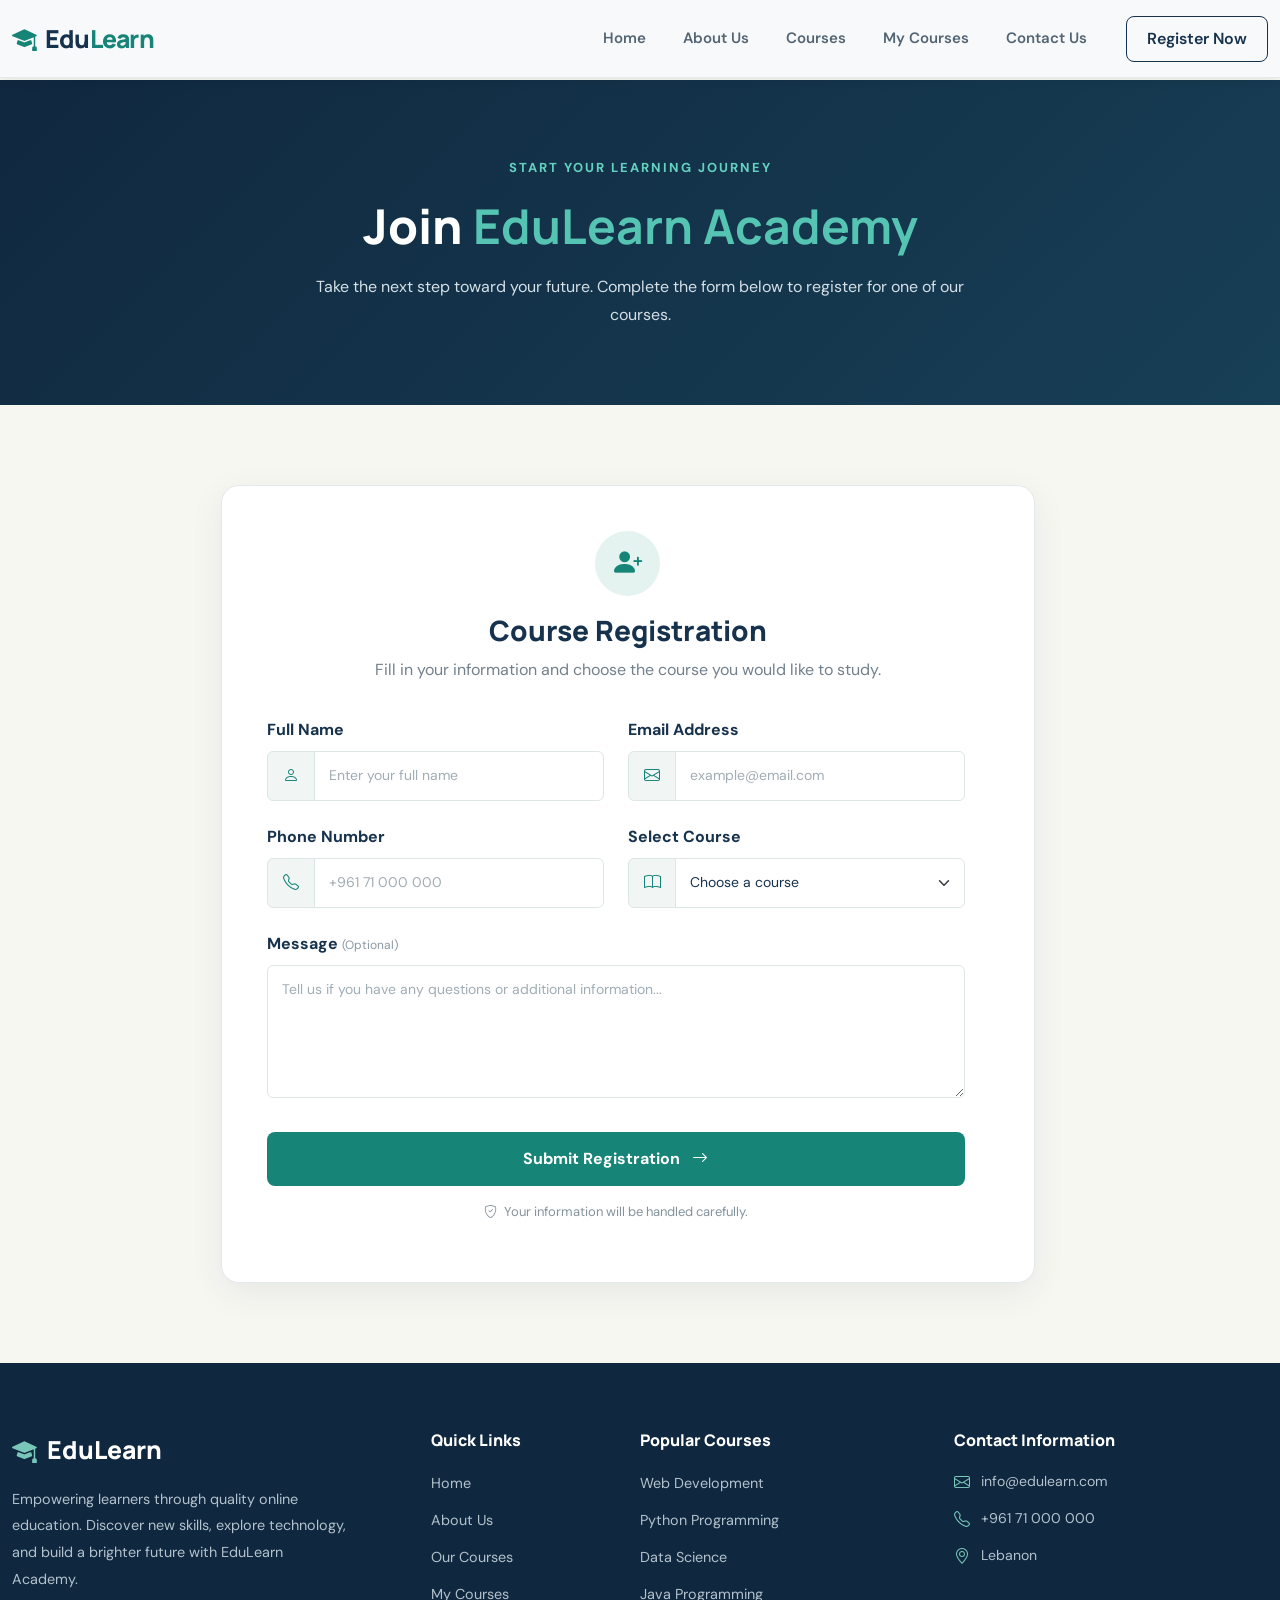
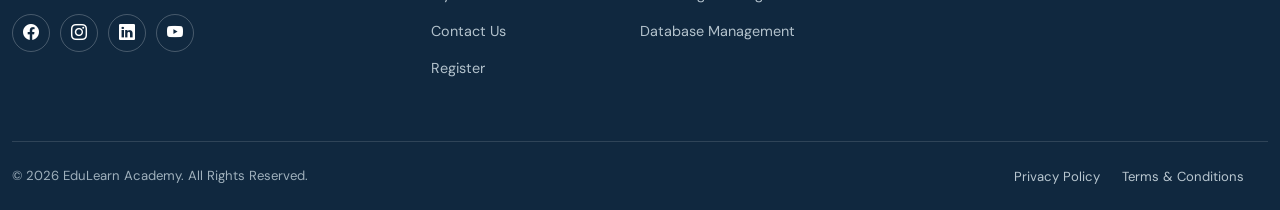
<file: registration.html>
<!DOCTYPE html>
<html lang="en">
<head>
    <meta charset="UTF-8">
    <meta name="viewport" content="width=device-width, initial-scale=1.0">

    <title>Register | EduLearn Academy</title>

    <!-- Bootstrap CSS -->
    <link href="https://cdn.jsdelivr.net/npm/bootstrap@5.3.3/dist/css/bootstrap.min.css" rel="stylesheet">

    <!-- Bootstrap Icons -->
    <link rel="stylesheet" href="https://cdn.jsdelivr.net/npm/bootstrap-icons@1.11.3/font/bootstrap-icons.min.css">

    <!-- Google Fonts -->
    <link href="https://fonts.googleapis.com/css2?family=DM+Sans:wght@400;500;600;700&family=Manrope:wght@600;700;800&display=swap" rel="stylesheet">

    <!-- Custom CSS -->
    <link rel="stylesheet" href="style.css">
</head>

<body class="courses-page">

<!-- NAVBAR -->
<nav class="navbar navbar-expand-lg site-navbar sticky-top">
    <div class="container">

        <a class="navbar-brand" href="index.html">
            <i class="bi bi-mortarboard-fill me-1"></i>
            Edu<span>Learn</span>
        </a>

        <button class="navbar-toggler" type="button"
                data-bs-toggle="collapse"
                data-bs-target="#mainNavbar"
                aria-controls="mainNavbar"
                aria-expanded="false"
                aria-label="Toggle navigation">
            <span class="navbar-toggler-icon"></span>
        </button>

        <div class="collapse navbar-collapse" id="mainNavbar">
            <ul class="navbar-nav ms-auto align-items-lg-center">

                <li class="nav-item">
                    <a class="nav-link" href="index.html">Home</a>
                </li>

                <li class="nav-item">
                    <a class="nav-link" href="index.html#about">About Us</a>
                </li>

                <li class="nav-item">
                    <a class="nav-link" href="courses.html">Courses</a>
                </li>

                <li class="nav-item">
                    <a class="nav-link" href="my-courses.html">My Courses</a>
                </li>

                <li class="nav-item">
                    <a class="nav-link" href="contact.html">Contact Us</a>
                </li>

                <li class="nav-item ms-lg-3">
                    <a class="btn btn-navbar active" href="registration.html">
                        Register Now
                    </a>
                </li>

            </ul>
        </div>
    </div>
</nav>


<!-- REGISTRATION HERO -->
<section class="registration-hero">

    <div class="container text-center">

        <span>START YOUR LEARNING JOURNEY</span>

        <h1>Join <span>EduLearn Academy</span></h1>

        <p>
            Take the next step toward your future.
            Complete the form below to register for one of our courses.
        </p>

    </div>

</section>


<!-- REGISTRATION FORM -->
<section class="registration-section">

    <div class="container">

        <div class="row justify-content-center">

            <div class="col-lg-8">

                <div class="registration-card">

                    <div class="registration-heading text-center">

                        <div class="registration-icon">
                            <i class="bi bi-person-plus-fill"></i>
                        </div>

                        <h2>Course Registration</h2>

                        <p>
                            Fill in your information and choose
                            the course you would like to study.
                        </p>

                    </div>


                    <form id="registrationForm" class="needs-validation" novalidate>

                        <div class="row g-4">

                            <!-- NAME -->
                            <div class="col-md-6">

                                <label for="fullName" class="form-label">
                                    Full Name
                                </label>

                                <div class="input-group">
                                    <span class="input-group-text">
                                        <i class="bi bi-person"></i>
                                    </span>

                                    <input type="text"
                                           class="form-control"
                                           id="fullName"
                                           name="name"
                                           placeholder="Enter your full name"
                                           required>
                                </div>

                                <div class="invalid-feedback">
                                    Please enter your name.
                                </div>

                            </div>


                            <!-- EMAIL -->
                            <div class="col-md-6">

                                <label for="email" class="form-label">
                                    Email Address
                                </label>

                                <div class="input-group">
                                    <span class="input-group-text">
                                        <i class="bi bi-envelope"></i>
                                    </span>

                                    <input type="email"
                                           class="form-control"
                                           id="email"
                                           name="email"
                                           placeholder="example@email.com"
                                           required>
                                </div>

                                <div class="invalid-feedback">
                                    Please enter a valid email address.
                                </div>

                            </div>


                            <!-- PHONE -->
                            <div class="col-md-6">

                                <label for="phone" class="form-label">
                                    Phone Number
                                </label>

                                <div class="input-group">
                                    <span class="input-group-text">
                                        <i class="bi bi-telephone"></i>
                                    </span>

                                    <input type="tel"
                                           class="form-control"
                                           id="phone"
                                           name="phone"
                                           placeholder="+961 71 000 000"
                                           pattern="[0-9+() -]{7,20}"
                                           required>
                                </div>

                                <div class="invalid-feedback">
                                    Please enter a valid phone number.
                                </div>

                            </div>


                            <!-- COURSE -->
                            <div class="col-md-6">

                                <label for="course" class="form-label">
                                    Select Course
                                </label>

                                <div class="input-group">
                                    <span class="input-group-text">
                                        <i class="bi bi-book"></i>
                                    </span>

                                    <select class="form-select"
                                            id="course"
                                            name="course"
                                            required>

                                        <option value="" selected disabled>
                                            Choose a course
                                        </option>

                                        <option value="Web Development">
                                            Web Development
                                        </option>

                                        <option value="Python Programming">
                                            Python Programming
                                        </option>

                                        <option value="Data Analysis">
                                            Data Analysis
                                        </option>

                                        <option value="Graphic Design">
                                            Graphic Design
                                        </option>

                                        <option value="Digital Marketing">
                                            Digital Marketing
                                        </option>

                                        <option value="Database Management">
                                            Database Management
                                        </option>

                                    </select>
                                </div>

                                <div class="invalid-feedback">
                                    Please select a course.
                                </div>

                            </div>


                            <!-- MESSAGE -->
                            <div class="col-12">

                                <label for="message" class="form-label">
                                    Message
                                    <span class="optional-text">(Optional)</span>
                                </label>

                                <textarea class="form-control"
                                          id="message"
                                          name="message"
                                          rows="5"
                                          placeholder="Tell us if you have any questions or additional information..."></textarea>

                            </div>


                            <!-- SUBMIT BUTTON -->
                            <div class="col-12">

                                <button type="submit"
                                        class="btn btn-register w-100">

                                    Submit Registration
                                    <i class="bi bi-arrow-right ms-2"></i>

                                </button>

                                <p class="registration-note text-center mt-3">
                                    <i class="bi bi-shield-check me-1"></i>
                                    Your information will be handled carefully.
                                </p>

                            </div>

                        </div>

                    </form>


                    <!-- SUCCESS MESSAGE -->
                    <div id="successMessage" class="registration-success" hidden>

                        <div class="success-icon">
                            <i class="bi bi-check-lg"></i>
                        </div>

                        <h3>Registration Submitted!</h3>

                        <p>
                            Thank you for choosing EduLearn Academy.
                            Your course has been added to My Courses.
                        </p>

                        <a href="my-courses.html" class="btn btn-course-main">
                            <i class="bi bi-book-half me-2"></i>
                            View My Courses
                        </a>

                        <a href="courses.html" class="btn btn-outline-secondary mt-2">
                            Explore More Courses
                        </a>

                    </div>

                </div>

            </div>

        </div>

    </div>

</section>


<!-- FOOTER -->
<footer class="site-footer">

    <div class="container">

        <div class="row gy-4">

            <div class="col-lg-4 col-md-6">

                <a href="index.html" class="footer-brand">
                    <i class="bi bi-mortarboard-fill"></i>
                    EduLearn
                </a>

                <p class="footer-description">
                    Empowering learners through quality online education.
                    Discover new skills, explore technology, and build
                    a brighter future with EduLearn Academy.
                </p>

                <div class="footer-socials">

                    <a href="#" aria-label="Facebook">
                        <i class="bi bi-facebook"></i>
                    </a>

                    <a href="#" aria-label="Instagram">
                        <i class="bi bi-instagram"></i>
                    </a>

                    <a href="#" aria-label="LinkedIn">
                        <i class="bi bi-linkedin"></i>
                    </a>

                    <a href="#" aria-label="YouTube">
                        <i class="bi bi-youtube"></i>
                    </a>

                </div>
            </div>


            <div class="col-lg-2 col-md-6">

                <h5 class="footer-title">Quick Links</h5>

                <ul class="footer-links">
                    <li><a href="index.html">Home</a></li>
                    <li><a href="index.html#about">About Us</a></li>
                    <li><a href="courses.html">Our Courses</a></li>
                    <li><a href="my-courses.html">My Courses</a></li>
                    <li><a href="contact.html">Contact Us</a></li>
                    <li><a href="registration.html">Register</a></li>
                </ul>

            </div>


            <div class="col-lg-3 col-md-6">

                <h5 class="footer-title">Popular Courses</h5>

                <ul class="footer-links">
                    <li><a href="courses.html">Web Development</a></li>
                    <li><a href="courses.html">Python Programming</a></li>
                    <li><a href="courses.html">Data Science</a></li>
                    <li><a href="courses.html">Java Programming</a></li>
                    <li><a href="courses.html">Database Management</a></li>
                </ul>

            </div>


            <div class="col-lg-3 col-md-6">

                <h5 class="footer-title">Contact Information</h5>

                <ul class="footer-contact">

                    <li>
                        <i class="bi bi-envelope"></i>
                        <span>info@edulearn.com</span>
                    </li>

                    <li>
                        <i class="bi bi-telephone"></i>
                        <span>+961 71 000 000</span>
                    </li>

                    <li>
                        <i class="bi bi-geo-alt"></i>
                        <span>Lebanon</span>
                    </li>

                </ul>

            </div>

        </div>


        <div class="footer-bottom">

            <div class="row align-items-center gy-2">

                <div class="col-md-6">
                    <p>
                        © 2026 EduLearn Academy.
                        All Rights Reserved.
                    </p>
                </div>

                <div class="col-md-6 text-md-end">
                    <a href="privacy.html">Privacy Policy</a>
                    <a href="terms.html">Terms &amp; Conditions</a>
                </div>

            </div>

        </div>

    </div>
</footer>


<!-- BOOTSTRAP JAVASCRIPT -->
<script src="https://cdn.jsdelivr.net/npm/bootstrap@5.3.3/dist/js/bootstrap.bundle.min.js"></script>


<script>

// ======================================
// 1. COURSE INFORMATION
// ======================================

const courseNames = {
    web: "Web Development",
    python: "Python Programming",
    data: "Data Analysis",
    design: "Graphic Design",
    marketing: "Digital Marketing",
    database: "Database Management"
};

const courseDetails = {
    web: {
        id: "web",
        title: "Web Development",
        category: "Development",
        duration: "8 Weeks",
        level: "Beginner",
        image: "https://images.unsplash.com/photo-1498050108023-c5249f4df085"
    },

    python: {
        id: "python",
        title: "Python Programming",
        category: "Programming",
        duration: "10 Weeks",
        level: "Beginner",
        image: "https://images.unsplash.com/photo-1516321318423-f06f85e504b3"
    },

    data: {
        id: "data",
        title: "Data Analysis",
        category: "Data Science",
        duration: "6 Weeks",
        level: "Intermediate",
        image: "https://images.unsplash.com/photo-1551288049-bebda4e38f71"
    },

    design: {
        id: "design",
        title: "Graphic Design",
        category: "Design",
        duration: "7 Weeks",
        level: "Beginner",
        image: "https://images.unsplash.com/photo-1558655146-9f40138edfeb"
    },

    marketing: {
        id: "marketing",
        title: "Digital Marketing",
        category: "Marketing",
        duration: "5 Weeks",
        level: "Beginner",
        image: "https://images.unsplash.com/photo-1516321497487-e288fb19713f"
    },

    database: {
        id: "database",
        title: "Database Management",
        category: "Technology",
        duration: "8 Weeks",
        level: "Intermediate",
        image: "https://images.unsplash.com/photo-1516321318423-f06f85e504b3"
    }
};

// ======================================
// 2. AUTOMATICALLY SELECT COURSE
// ======================================

const courseSelect = document.getElementById("course");

const selectedCourse = new URLSearchParams(
    window.location.search
).get("course");

if (selectedCourse && courseNames[selectedCourse]) {
    courseSelect.value = courseNames[selectedCourse];
}


// ======================================
// 3. GET REGISTERED COURSES
// ======================================

function getRegisteredCourses() {

    return JSON.parse(
        localStorage.getItem("registeredCourses")
    ) || [];

}


// ======================================
// 4. SAVE REGISTERED COURSE
// ======================================

function saveRegisteredCourse() {

    const selectedCourseName = courseSelect.value;

    // Find course information using its name
    const course = Object.values(courseDetails).find(
        item => item.title === selectedCourseName
    );

    if (!course) {
        return false;
    }

    // Get previously registered courses
    let registeredCourses = getRegisteredCourses();

    // Check if the course already exists
    const alreadyRegistered = registeredCourses.some(
        item => item.id === course.id
    );

    if (alreadyRegistered) {

        return "duplicate";

    }

    // Add the new course
    registeredCourses.push(course);

    // Save courses in localStorage
    localStorage.setItem(
        "registeredCourses",
        JSON.stringify(registeredCourses)
    );

    return true;

}


// ======================================
// 5. FORM VALIDATION AND SUBMISSION
// ======================================

const form = document.getElementById("registrationForm");

const successMessage = document.getElementById("successMessage");

form.addEventListener("submit", function(event) {

    event.preventDefault();

    // Check form validation
    if (!form.checkValidity()) {

        event.stopPropagation();

        form.classList.add("was-validated");

        return;

    }

    // Save the selected course
    const result = saveRegisteredCourse();

    if (result === "duplicate") {

        alert("You are already registered for this course.");

        return;

    }

    if (result === false) {

        alert("Please select a valid course.");

        return;

    }

    // Hide the form
    form.hidden = true;

    // Show success message
    successMessage.hidden = false;

    // Scroll to success message
    successMessage.scrollIntoView({
        behavior: "smooth",
        block: "center"
    });

});

</script>

</body>
</html>
</file>
<file: style.css>
:root {
    --navy: #17324D;
    --navy-deep: #10283F;
    --teal: #168477;
    --teal-dark: #10695F;
    --teal-soft: #E5F3F0;
    --ivory: #F7F7F2;
    --white: #FFFFFF;
    --ink: #243746;
    --muted: #687985;
    --line: #E2E9E7;
    --gold: #D8B778;
}
body {
    padding-top: 80px;
}

* {
    box-sizing: border-box;
}

html {
    scroll-behavior: smooth;
    scroll-padding-top: 85px;
}

body {
    margin: 0;
    font-family: "DM Sans", sans-serif;
    color: var(--ink);
    background: var(--ivory);
}

h1, h2, h3, h4, h5, .navbar-brand {
    font-family: "Manrope", sans-serif;
}

a {
    text-decoration: none;
}

.section-space {
    padding: 100px 0;
}

/* ==========================================
   NAVBAR
========================================== */

.site-navbar {
    background: rgba(233, 227, 227, 0.97);
    border-bottom: 1px solid rgba(23,50,77,.08);
    padding: 15px 0;
    box-shadow: 0 5px 24px rgba(23,50,77,.04);
}

.navbar-brand {
    color: var(--navy);
    font-size: 1.55rem;
    font-weight: 800;
    letter-spacing: -.7px;
}
.navbar {
    position: fixed !important;
    top: 0;
    left: 0;
    width: 100%;
    z-index: 1050;
    background-color: #f8f9fa;
    box-shadow: 0 2px 10px rgba(0, 0, 0, 0.08);
}
.navbar-brand i,
.navbar-brand span {
    color: var(--teal);
}

.navbar-nav {
    gap: 9px;
}

.navbar-nav .nav-link {
    color: #536574;
    font-size: .94rem;
    font-weight: 600;
    padding: 10px 14px !important;
    transition: color .2s ease;
}

.navbar-nav .nav-link:hover,
.navbar-nav .nav-link.active {
    color: var(--teal);
}

.navbar-nav .nav-cta {
    color: white !important;
    background: var(--teal);
    border-radius: 8px;
    padding: 11px 19px !important;
    margin-left: 8px;
}

.navbar-nav .nav-cta:hover {
    background: var(--teal-dark);
}

.navbar-toggler {
    border-color: var(--line);
}

.navbar-toggler:focus {
    box-shadow: 0 0 0 .2rem rgba(22,132,119,.15);
}

/* ==========================================
   BUTTONS
========================================== */

.btn-teal {
    color: white;
    background: var(--teal);
    border: 1px solid var(--teal);
    border-radius: 8px;
    padding: 13px 22px;
    font-weight: 700;
}

.btn-teal:hover {
    color: white;
    background: var(--teal-dark);
    border-color: var(--teal-dark);
    transform: translateY(-2px);
}

.btn-navy {
    color: white;
    background: var(--navy);
    border: 1px solid var(--navy);
    border-radius: 8px;
    padding: 13px 22px;
    font-weight: 700;
    transition: .2s ease;
}

.btn-navy:hover {
    color: white;
    background: var(--teal);
    border-color: var(--teal);
    transform: translateY(-2px);
}

/* ==========================================
   HOME HERO
========================================== */

.home-hero {
    position: relative;
    display: flex;
    align-items: center;
    min-height: 650px;
    padding: 100px 0;
    color: white;

    background:
        linear-gradient(
            90deg,
            rgba(13,35,55,.92) 0%,
            rgba(17,48,70,.76) 55%,
            rgba(17,48,70,.36) 100%
        ),
        url("pic.png") center/cover no-repeat;

    overflow: hidden;
}

.hero-shade {
    position: absolute;
    inset: 0;

    background:
        radial-gradient(
            circle at 82% 20%,
            rgba(42,153,137,.2),
            transparent 28%
        );

    pointer-events: none;
}

.hero-content {
    position: relative;
    z-index: 1;
}

.hero-eyebrow {
    display: inline-flex;
    align-items: center;
    gap: 9px;
    padding: 9px 14px;
    margin-bottom: 24px;

    border: 1px solid rgba(255,255,255,.25);
    border-radius: 30px;

    color: #C9EAE3;
    background: rgba(255,255,255,.08);

    font-size: .78rem;
    font-weight: 700;
    letter-spacing: 1.4px;
    text-transform: uppercase;
}

.hero-content h1 {
    font-size: clamp(2.7rem, 5.5vw, 4.6rem);
    font-weight: 800;
    line-height: 1.12;
    letter-spacing: -2px;
    margin-bottom: 23px;
}

.hero-content h1 span {
    color: #79CDBE;
}

.hero-content p {
    max-width: 620px;
    color: #D8E2E8;
    font-size: 1.08rem;
    line-height: 1.85;
    margin-bottom: 30px;
}

.hero-actions {
    display: flex;
    flex-wrap: wrap;
    gap: 13px;
}

.hero-actions .btn-outline-light {
    border-radius: 8px;
    padding: 13px 22px;
    font-weight: 700;
}

.hero-actions .btn-outline-light:hover {
    color: var(--navy);
    background: white;
}

.hero-trust {
    display: flex;
    flex-wrap: wrap;
    gap: 20px;
    margin-top: 35px;
    color: #D6E5E9;
    font-size: .85rem;
}

.hero-trust i {
    color: #82D0C1;
    margin-right: 6px;
}

/* ==========================================
   INTRO STRIP
========================================== */

.intro-strip {
    padding: 30px 0;
    background: white;
    border-bottom: 1px solid var(--line);
}

.intro-item {
    display: flex;
    align-items: center;
    justify-content: center;
    gap: 14px;
    text-align: left;
}

.intro-icon {
    display: grid;
    place-items: center;
    flex: 0 0 48px;
    width: 48px;
    height: 48px;
    color: var(--teal);
    background: var(--teal-soft);
    border-radius: 12px;
    font-size: 1.35rem;
}

.intro-item h3 {
    color: var(--navy);
    font-size: .98rem;
    font-weight: 800;
    margin: 0 0 4px;
}

.intro-item p {
    color: var(--muted);
    font-size: .82rem;
    margin: 0;
}

/* ==========================================
   ABOUT SECTION
========================================== */

.about-section {
    background: var(--ivory);
}

.about-visual {
    position: relative;
    padding: 0 22px 22px 0;
}

.about-image {
    position: relative;
    z-index: 1;
    display: block;
    width: 100%;
    height: 450px;
    object-fit: cover;
    border-radius: 16px;
    box-shadow: 0 18px 45px rgba(23,50,77,.13);
}

.about-decor {
    position: absolute;
    right: 0;
    bottom: 0;
    width: 65%;
    height: 65%;
    border-radius: 16px;
    background: var(--teal-soft);
}

.about-note {
    position: absolute;
    z-index: 2;
    right: -5px;
    bottom: 45px;

    display: flex;
    align-items: center;
    gap: 13px;
    max-width: 260px;
    padding: 17px 20px;

    color: white;
    background: var(--navy);
    border-radius: 12px;
    box-shadow: 0 12px 30px rgba(16,40,63,.2);
}

.about-note > i {
    color: #8ED2C6;
    font-size: 1.8rem;
}

.about-note strong,
.about-note span {
    display: block;
}

.about-note strong {
    font-size: .88rem;
}

.about-note span {
    color: #C5D4DC;
    font-size: .73rem;
    margin-top: 3px;
}

.section-kicker {
    display: inline-block;
    color: var(--teal);
    font-size: .76rem;
    font-weight: 800;
    letter-spacing: 1.8px;
    text-transform: uppercase;
    margin-bottom: 15px;
}

.section-heading {
    color: var(--navy);
    font-size: clamp(2rem, 3.5vw, 2.8rem);
    font-weight: 800;
    line-height: 1.2;
    letter-spacing: -1px;
    margin-bottom: 22px;
}

.section-heading span {
    color: var(--teal);
}

.section-copy {
    color: var(--muted);
    font-size: .96rem;
    line-height: 1.9;
    margin-bottom: 14px;
}

.benefit-list {
    display: grid;
    grid-template-columns: 1fr 1fr;
    gap: 15px 18px;
    margin: 26px 0;
}

.benefit-list div {
    display: flex;
    align-items: flex-start;
    gap: 9px;
    color: var(--navy);
    font-size: .88rem;
    font-weight: 600;
}

.benefit-list i {
    flex-shrink: 0;
    color: var(--teal);
    font-size: 1.05rem;
}

/* ==========================================
   LEARNING CTA
========================================== */

.learning-cta {
    padding: 0 0 95px;
    background: var(--ivory);
}

.learning-cta-inner {
    display: flex;
    align-items: center;
    justify-content: space-between;
    gap: 25px;
    padding: 42px 48px;
    color: white;
    border-radius: 16px;

    background:
        radial-gradient(
            circle at 100% 0%,
            rgba(80,180,161,.22),
            transparent 32%
        ),
        linear-gradient(115deg, var(--navy-deep), #1C4960);
}

.section-kicker-light {
    color: #9ED9CE;
}

.learning-cta h2 {
    font-size: clamp(1.65rem, 3vw, 2.2rem);
    font-weight: 800;
    margin-bottom: 9px;
}

.learning-cta p {
    color: #D1DFE4;
    margin: 0;
    line-height: 1.7;
}

.learning-cta .btn {
    flex-shrink: 0;
    border-radius: 8px;
    padding: 13px 20px;
    color: var(--navy);
    font-weight: 700;
}

/* ==========================================
   FOOTER
========================================== */

.site-footer {
    padding: 68px 0 0;
    color: #D5E0E7;
    background: var(--navy-deep);
}

.footer-brand {
    display: inline-flex;
    align-items: center;
    gap: 10px;
    color: white;
    font-family: "Manrope", sans-serif;
    font-size: 1.55rem;
    font-weight: 800;
    margin-bottom: 17px;
}

.footer-brand i,
.footer-brand span {
    color: #78C7B9;
}

.footer-description {
    max-width: 340px;
    color: #B3C2CC;
    font-size: .9rem;
    line-height: 1.85;
}

.footer-socials {
    display: flex;
    gap: 10px;
    margin-top: 22px;
}

.footer-socials a {
    display: grid;
    place-items: center;
    width: 38px;
    height: 38px;
    color: white;
    border: 1px solid rgba(255,255,255,.23);
    border-radius: 50%;
    transition: .2s ease;
}

.footer-socials a:hover {
    color: var(--navy);
    background: #8ED2C6;
    border-color: #8ED2C6;
    transform: translateY(-3px);
}

.footer-title {
    color: white;
    font-size: 1rem;
    font-weight: 800;
    margin-bottom: 20px;
}

.footer-links,
.footer-contact {
    list-style: none;
    padding: 0;
    margin: 0;
}

.footer-links li,
.footer-contact li {
    margin-bottom: 13px;
}

.footer-links a {
    color: #B3C2CC;
    font-size: .9rem;
    transition: .2s ease;
}

.footer-links a:hover {
    color: #78C7B9;
    padding-left: 4px;
}

.footer-contact li {
    display: flex;
    align-items: flex-start;
    gap: 11px;
    color: #B3C2CC;
    font-size: .88rem;
    overflow-wrap: anywhere;
}

.footer-contact i {
    color: #78C7B9;
    font-size: 1rem;
}

.footer-bottom {
    margin-top: 48px;
    padding: 22px 0;
    border-top: 1px solid rgba(255,255,255,.13);
}

.footer-bottom p {
    color: #9FB0BC;
    font-size: .82rem;
    margin: 0;
}

.footer-bottom a {
    color: #B9C7D0;
    font-size: .82rem;
    margin-left: 18px;
}

.footer-bottom a:hover {
    color: #78C7B9;
}

/* ==========================================
   CONTACT PAGE
========================================== */

.contact-hero {
    position: relative;
    overflow: hidden;
    padding: 88px 0 105px;
    color: white;

    background:
        radial-gradient(
            circle at 88% 18%,
            rgba(46,159,143,.24),
            transparent 27%
        ),
        radial-gradient(
            circle at 8% 100%,
            rgba(216,183,120,.12),
            transparent 28%
        ),
        linear-gradient(120deg, var(--navy-deep), var(--navy));
}

.contact-hero::after {
    content: "";
    position: absolute;
    width: 360px;
    height: 360px;
    border: 1px solid rgba(255,255,255,.09);
    border-radius: 50%;
    right: -115px;
    bottom: -220px;
    box-shadow:
        0 0 0 35px rgba(255,255,255,.025),
        0 0 0 70px rgba(255,255,255,.02);
}

.contact-hero .hero-content {
    position: relative;
    z-index: 1;
}

.contact-hero .eyebrow {
    display: inline-flex;
    align-items: center;
    gap: 9px;
    color: #B9E3DB;
    font-size: .78rem;
    font-weight: 700;
    letter-spacing: 2px;
    text-transform: uppercase;
    margin-bottom: 20px;
}

.contact-hero .eyebrow::before {
    content: "";
    width: 27px;
    height: 2px;
    background: var(--gold);
}

.contact-hero h1 {
    max-width: 760px;
    font-size: clamp(2.6rem, 5.5vw, 4.45rem);
    font-weight: 800;
    line-height: 1.12;
    letter-spacing: -2px;
    margin-bottom: 22px;
}

.contact-hero h1 span {
    color: #75C7B9;
}

.contact-hero p {
    max-width: 620px;
    color: #D0DCE4;
    font-size: 1.08rem;
    line-height: 1.85;
    margin: 0;
}

.contact-hero .hero-note {
    display: inline-flex;
    align-items: center;
    gap: 10px;
    margin-top: 30px;
    color: #E2ECEF;
    font-size: .9rem;
}

.contact-hero .hero-note i {
    color: #75C7B9;
    font-size: 1.15rem;
}

.contact-main {
    position: relative;
    z-index: 2;
    padding: 0 0 90px;
    margin-top: -42px;
}

.contact-layout {
    background: white;
    border: 1px solid rgba(23,50,77,.07);
    border-radius: 18px;
    overflow: hidden;
    box-shadow: 0 22px 65px rgba(23,50,77,.10);
}

.form-side {
    padding: 48px;
}

.contact-page .section-label {
    color: var(--teal);
    font-size: .76rem;
    font-weight: 800;
    letter-spacing: 1.8px;
    text-transform: uppercase;
    margin-bottom: 12px;
}

.form-side h2 {
    color: var(--navy);
    font-size: clamp(1.8rem, 3vw, 2.35rem);
    font-weight: 800;
    letter-spacing: -.8px;
    margin-bottom: 12px;
}

.form-intro {
    color: var(--muted);
    line-height: 1.75;
    margin-bottom: 30px;
}

.contact-page .form-label {
    color: var(--navy);
    font-size: .88rem;
    font-weight: 700;
    margin-bottom: 8px;
}

.contact-page .form-control {
    min-height: 50px;
    border: 1px solid #DCE5E3;
    border-radius: 8px;
    padding: 12px 14px;
    color: var(--ink);
    background: #FCFDFC;
    font-size: .94rem;
}

.contact-page .form-control::placeholder {
    color: #9AA8AE;
}

.contact-page .form-control:focus {
    border-color: var(--teal);
    background: white;
    box-shadow: 0 0 0 .22rem rgba(22,132,119,.12);
}

.contact-page textarea.form-control {
    min-height: 145px;
    resize: vertical;
}

.btn-send {
    display: inline-flex;
    justify-content: center;
    align-items: center;
    gap: 11px;
    min-height: 51px;
    padding: 13px 25px;
    border: 0;
    border-radius: 8px;
    background: var(--teal);
    color: white;
    font-weight: 700;
    transition: .25s ease;
}

.btn-send:hover {
    background: var(--teal-dark);
    color: white;
    transform: translateY(-2px);
    box-shadow: 0 9px 20px rgba(22,132,119,.2);
}

.details-side {
    height: 100%;
    padding: 48px 38px;
    color: white;

    background:
        radial-gradient(
            circle at 100% 0%,
            rgba(46,159,143,.18),
            transparent 33%
        ),
        linear-gradient(150deg, #1C405B, #142F48);
}

.details-side h3 {
    font-size: 1.55rem;
    font-weight: 800;
    margin-bottom: 12px;
}

.details-intro {
    color: #C2D0D9;
    font-size: .92rem;
    line-height: 1.75;
    margin-bottom: 30px;
}

.detail-item {
    display: flex;
    align-items: flex-start;
    gap: 15px;
    padding: 18px 0;
    border-bottom: 1px solid rgba(255,255,255,.13);
}

.detail-icon {
    display: grid;
    place-items: center;
    flex: 0 0 45px;
    width: 45px;
    height: 45px;
    border-radius: 10px;
    color: #8ED2C6;
    background: rgba(142,210,198,.13);
    font-size: 1.2rem;
}

.detail-item small {
    display: block;
    color: #AFC1CC;
    font-size: .76rem;
    font-weight: 600;
    margin-bottom: 5px;
}

.detail-item a,
.detail-item strong {
    color: white;
    font-size: .94rem;
    font-weight: 700;
    overflow-wrap: anywhere;
}

.detail-item a:hover {
    color: #8ED2C6;
}

.details-divider {
    height: 1px;
    background: rgba(255,255,255,.15);
    margin: 26px 0 22px;
}

.social-heading {
    color: #C4D2DB;
    font-size: .82rem;
    font-weight: 700;
    margin-bottom: 14px;
}

.social-links {
    display: flex;
    gap: 10px;
}

.social-links a {
    display: grid;
    place-items: center;
    width: 39px;
    height: 39px;
    color: white;
    border: 1px solid rgba(255,255,255,.24);
    border-radius: 50%;
    transition: .2s ease;
}

.social-links a:hover {
    color: var(--navy);
    background: #8ED2C6;
    border-color: #8ED2C6;
    transform: translateY(-3px);
}

.support-section {
    padding: 0 0 90px;
}

.support-card {
    display: flex;
    align-items: center;
    justify-content: space-between;
    gap: 25px;
    padding: 32px 38px;
    border: 1px solid #DDEAE6;
    border-radius: 14px;
    background: var(--teal-soft);
}

.support-card h3 {
    color: var(--navy);
    font-size: 1.35rem;
    font-weight: 800;
    margin-bottom: 7px;
}

.support-card p {
    color: #5D716F;
    margin: 0;
    line-height: 1.7;
}

.btn-courses {
    flex-shrink: 0;
    display: inline-flex;
    align-items: center;
    gap: 9px;
    padding: 13px 20px;
    border-radius: 8px;
    color: white;
    background: var(--navy);
    font-weight: 700;
    transition: .2s ease;
}

.btn-courses:hover {
    color: white;
    background: var(--teal);
}

/* ==========================================
   RESPONSIVE DESIGN
========================================== */

@media (max-width: 991.98px) {
    .navbar-nav {
        padding-top: 15px;
    }

    .navbar-nav .nav-cta {
        display: inline-block;
        margin: 7px 0 0;
        width: fit-content;
    }

    .about-image {
        height: 390px;
    }

    .form-side,
    .details-side {
        padding: 38px 32px;
    }
}

@media (max-width: 767.98px) {
    .home-hero {
        min-height: 570px;
        padding: 75px 0;
        background-position: 62% center;
    }

    .hero-content h1 {
        letter-spacing: -1.2px;
    }

    .hero-trust {
        gap: 12px 17px;
    }

    .intro-item {
        justify-content: flex-start;
        max-width: 280px;
        margin: auto;
    }

    .section-space {
        padding: 70px 0;
    }

    .about-image {
        height: 330px;
    }

    .about-note {
        right: 0;
        bottom: 35px;
    }

    .benefit-list {
        grid-template-columns: 1fr;
        gap: 12px;
    }

    .learning-cta {
        padding-bottom: 65px;
    }

    .learning-cta-inner {
        align-items: flex-start;
        flex-direction: column;
        padding: 32px 25px;
    }

    .site-footer {
        padding-top: 50px;
    }

    .footer-bottom {
        margin-top: 30px;
        text-align: center;
    }

    .footer-bottom .text-md-end {
        text-align: center !important;
    }

    .footer-bottom a {
        margin: 0 9px;
    }

    .contact-hero {
        padding: 68px 0 85px;
    }

    .contact-hero h1 {
        letter-spacing: -1.2px;
    }

    .contact-main {
        margin-top: -30px;
        padding-bottom: 65px;
    }

    .form-side,
    .details-side {
        padding: 32px 24px;
    }

    .support-section {
        padding-bottom: 65px;
    }

    .support-card {
        align-items: flex-start;
        flex-direction: column;
        padding: 27px 24px;
    }
}

@media (max-width: 420px) {
    .home-hero {
        min-height: 530px;
    }

    .hero-content h1 {
        font-size: 2.5rem;
    }

    .hero-actions .btn {
        width: 100%;
    }

    .about-image {
        height: 285px;
    }

    .about-note {
        max-width: 235px;
        padding: 13px 15px;
    }

    .contact-hero h1 {
        font-size: 2.45rem;
    }

    .form-side,
    .details-side {
        padding: 28px 19px;
    }

    .btn-send {
        width: 100%;
    }
}

/* =====================================
   COURSES PAGE
===================================== */

.courses-page {
    background: #F7F7F2;
    color: #17324D;
    font-family: 'DM Sans', sans-serif;
}

.courses-navbar {
    background-color: #e9eef3;
    padding: 15px 0;
}

.courses-navbar .navbar-brand {
    font-family: 'Manrope', sans-serif;
    font-size: 25px;
    font-weight: 800;
}

.navbar-brand span {
    color: #168477;
}

.courses-navbar .nav-link {
    color: var(--navy);
    font-weight: 500;
    margin: 0 8px;
    transition: 0.3s;
}

.courses-navbar .nav-link:hover,
.courses-navbar .nav-link.active {
    color: #55C4B2;
}

.btn-navbar {
    background: #168477;
    color: #FFFFFF;
    border-radius: 8px;
    padding: 10px 20px;
    font-weight: 600;
}

.btn-navbar:hover {
    background: #10695F;
    color: #FFFFFF;
}

/* =====================================
   COURSES HERO
===================================== */

.courses-hero {
    background: linear-gradient(
        135deg,
        #10283F,
        #173F56
    );

    padding: 100px 20px;
    color: #FFFFFF;
}

.courses-label {
    display: inline-block;
    color: #65D2BF;
    font-size: 13px;
    font-weight: 700;
    letter-spacing: 2px;
    margin-bottom: 20px;
}

.courses-hero h1 {
    font-family: 'Manrope', sans-serif;
    font-size: clamp(36px, 5vw, 58px);
    font-weight: 800;
    margin-bottom: 20px;
}

.courses-hero h1 span {
    color: #55C4B2;
}

.courses-hero p {
    max-width: 620px;
    margin: 0 auto 30px;
    color: #D5E0E7;
    font-size: 17px;
    line-height: 1.8;
}

.btn-course-main {
    background: #168477;
    color: #FFFFFF;
    padding: 13px 27px;
    border-radius: 8px;
    font-weight: 700;
    border: none;
    transition: 0.3s;
}

.btn-course-main:hover {
    background: #10695F;
    color: #FFFFFF;
    transform: translateY(-2px);
}

/* =====================================
   COURSES SECTION
===================================== */

.section-space {
    padding: 85px 0;
}

.courses-heading {
    margin-bottom: 50px;
}

.section-subtitle {
    color: #168477;
    font-size: 13px;
    font-weight: 700;
    letter-spacing: 2px;
}

.courses-heading h2 {
    font-family: 'Manrope', sans-serif;
    font-size: clamp(27px, 4vw, 38px);
    font-weight: 800;
    margin: 14px 0;
    color: #17324D;
}

.courses-heading p {
    color: #6B7C89;
    max-width: 600px;
    margin: auto;
    line-height: 1.8;
}

/* =====================================
   COURSE CARDS
===================================== */

.course-card {
    background: #FFFFFF;
    border: 1px solid #E2E9EC;
    border-radius: 15px;
    overflow: hidden;
    height: 100%;
    display: flex;
    flex-direction: column;
    transition: 0.3s ease;
    box-shadow: 0 5px 20px rgba(16, 40, 63, 0.05);
}

.course-card:hover {
    transform: translateY(-8px);
    border-color: #168477;
    box-shadow: 0 15px 35px rgba(16, 40, 63, 0.12);
}

.course-image {
    height: 220px;
    position: relative;
    overflow: hidden;
}

.course-image img {
    width: 100%;
    height: 100%;
    object-fit: cover;
    transition: 0.4s;
}

.course-card:hover .course-image img {
    transform: scale(1.06);
}

.course-category {
    position: absolute;
    top: 15px;
    left: 15px;
    background: #168477;
    color: #FFFFFF;
    padding: 7px 13px;
    border-radius: 30px;
    font-size: 12px;
    font-weight: 700;
}

.course-content {
    padding: 24px;
    display: flex;
    flex-direction: column;
    flex-grow: 1;
}

.course-rating {
    color: #168477;
    font-size: 13px;
    font-weight: 700;
    margin-bottom: 12px;
}

.course-rating i {
    margin-right: 5px;
}

.course-content h4 {
    font-family: 'Manrope', sans-serif;
    color: #17324D;
    font-size: 21px;
    font-weight: 800;
    margin-bottom: 12px;
}

.course-content p {
    color: #71808C;
    font-size: 14px;
    line-height: 1.8;
    margin-bottom: 20px;
    flex-grow: 1;
}

.course-info {
    display: flex;
    justify-content: space-between;
    flex-wrap: wrap;
    gap: 10px;
    padding: 15px 0;
    border-top: 1px solid #E8EDEF;
    border-bottom: 1px solid #E8EDEF;
    color: #637583;
    font-size: 13px;
}

.course-info i {
    color: #168477;
    margin-right: 5px;
}

.btn-course-details {
    background: #E5F3F0;
    color: #10695F;
    width: 100%;
    padding: 12px;
    border-radius: 8px;
    font-weight: 700;
    margin-top: 18px;
    transition: 0.3s;
}

.btn-course-details:hover {
    background: #168477;
    color: #FFFFFF;
}

.btn-course-details i {
    margin-left: 6px;
}

/* =====================================
   COURSE DETAILS MODAL
===================================== */

.course-modal {
    border: none;
    border-radius: 15px;
    overflow: hidden;
}

.course-modal .modal-header {
    background: #10283F;
    color: #FFFFFF;
    padding: 20px 25px;
}

.course-modal .modal-title {
    font-family: 'Manrope', sans-serif;
    font-weight: 800;
}

.course-modal .btn-close {
    filter: brightness(0) invert(1);
}

.course-modal .modal-body {
    padding: 25px;
    color: #657582;
    line-height: 1.8;
}

.modal-category {
    display: inline-block;
    background: #E5F3F0;
    color: #10695F;
    padding: 6px 14px;
    border-radius: 30px;
    font-size: 13px;
    font-weight: 700;
}

.modal-info {
    background: #F7F7F2;
    padding: 15px;
    border-radius: 10px;
    margin: 20px 0;
}

.modal-info p {
    margin-bottom: 8px;
}

.modal-info p:last-child {
    margin-bottom: 0;
}

.modal-info i {
    color: #168477;
    margin-right: 8px;
}

.course-modal h6 {
    color: #17324D;
    font-weight: 800;
}

.modal-topics {
    padding-left: 20px;
    margin-top: 12px;
}

.modal-topics li {
    margin-bottom: 7px;
}

.modal-topics li::marker {
    color: #168477;
}

.btn-modal-close {
    background: #E9EEF0;
    color: #17324D;
    border-radius: 8px;
    padding: 12px 20px;
    font-weight: 600;
}

/* =====================================
   COURSES CTA
===================================== */

.courses-cta {
    background: #168477;
    padding: 75px 20px;
    color: #FFFFFF;
}

.courses-cta h2 {
    font-family: 'Manrope', sans-serif;
    font-weight: 800;
    font-size: clamp(28px, 4vw, 38px);
    margin-bottom: 15px;
}

.courses-cta p {
    color: #E0F3EF;
    margin-bottom: 25px;
}

.btn-cta-light {
    background: #FFFFFF;
    color: #10695F;
    padding: 13px 25px;
    border-radius: 8px;
    font-weight: 700;
    transition: 0.3s;
}

.btn-cta-light:hover {
    background: #E5F3F0;
    color: #10283F;
    transform: translateY(-2px);
}

/* =====================================
   RESPONSIVE DESIGN
===================================== */

@media (max-width: 991px) {
    .courses-hero {
        padding: 75px 20px;
    }

    .courses-navbar .nav-link {
        padding: 10px 0;
    }

    .courses-navbar .btn-navbar {
        display: inline-block;
        margin-top: 10px;
    }
}

@media (max-width: 767px) {
    .section-space {
        padding: 60px 0;
    }

    .courses-hero {
        padding: 65px 18px;
    }

    .courses-hero p {
        font-size: 15px;
    }

    .courses-heading {
        margin-bottom: 35px;
    }

    .course-image {
        height: 210px;
    }

    .course-content {
        padding: 20px;
    }

    .courses-cta {
        padding: 60px 20px;
    }

    .site-footer {
        padding-top: 50px;
    }
}

@media (max-width: 420px) {
    .course-info {
        flex-direction: column;
    }

    .course-content h4 {
        font-size: 19px;
    }

    .course-image {
        height: 190px;
    }
}

/* =====================================
   COURSE DETAILS PAGE
===================================== */

.course-details-section {
    padding: 75px 0 90px;
    background: #F7F7F2;
    min-height: 70vh;
}

.back-to-courses {
    display: inline-block;
    color: #168477;
    text-decoration: none;
    font-weight: 700;
    margin-bottom: 35px;
}

.back-to-courses:hover {
    color: #10283F;
}

.details-image {
    height: 400px;
    border-radius: 18px;
    overflow: hidden;
    box-shadow: 0 10px 30px rgba(16,40,63,0.12);
}

.details-image img {
    width: 100%;
    height: 100%;
    object-fit: cover;
}

.details-category {
    display: inline-block;
    background: #E5F3F0;
    color: #10695F;
    padding: 8px 17px;
    border-radius: 30px;
    font-size: 13px;
    font-weight: 700;
    margin-bottom: 20px;
}

.course-details-section h1 {
    font-family: 'Manrope', sans-serif;
    color: #17324D;
    font-size: clamp(30px, 4vw, 43px);
    font-weight: 800;
    margin-bottom: 20px;
}

.details-description {
    color: #71808C;
    font-size: 16px;
    line-height: 1.9;
    margin-bottom: 25px;
}

.details-information {
    display: flex;
    gap: 20px;
    flex-wrap: wrap;
    margin-top: 25px;
}

.details-information div {
    background: #FFFFFF;
    border: 1px solid #E2E9EC;
    border-radius: 12px;
    padding: 17px 20px;
    min-width: 145px;
    display: flex;
    flex-direction: column;
    gap: 5px;
}

.details-information i {
    color: #168477;
    font-size: 22px;
}

.details-information span {
    color: #71808C;
    font-size: 13px;
}

.details-information strong {
    color: #17324D;
    font-size: 15px;
}

.course-learning-content {
    background: #FFFFFF;
    border: 1px solid #E2E9EC;
    border-radius: 16px;
    padding: 35px;
    margin-top: 65px;
    box-shadow: 0 5px 20px rgba(16,40,63,0.04);
}

.course-learning-content h2 {
    font-family: 'Manrope', sans-serif;
    color: #17324D;
    font-weight: 800;
    margin-bottom: 15px;
}

.course-learning-content p {
    color: #71808C;
    line-height: 1.8;
}

.course-learning-content ul {
    list-style: none;
    padding: 0;
    margin-top: 25px;
}

.course-learning-content li {
    color: #405666;
    margin-bottom: 15px;
    font-weight: 600;
}

.course-learning-content li i {
    color: #168477;
    margin-right: 10px;
}

@media (max-width: 767px) {
    .course-details-section {
        padding: 45px 0 60px;
    }

    .details-image {
        height: 260px;
    }

    .details-information {
        gap: 10px;
    }

    .details-information div {
        flex: 1;
        min-width: 120px;
    }

    .course-learning-content {
        padding: 23px;
        margin-top: 40px;
    }
}

/* =====================================
   REGISTRATION PAGE
===================================== */

.registration-hero {
    background: linear-gradient(135deg, #10283F, #173F56);
    padding: 75px 20px;
    color: #FFFFFF;
}

.registration-hero span {
    color: #65D2BF;
    font-size: 13px;
    font-weight: 700;
    letter-spacing: 2px;
}

.registration-hero h1 {
    font-family: 'Manrope', sans-serif;
    font-size: clamp(32px, 5vw, 48px);
    font-weight: 800;
    margin: 18px 0;
}

.registration-hero h1 span {
    color: #55C4B2;
    font-size: inherit;
    letter-spacing: normal;
}

.registration-hero p {
    color: #D5E0E7;
    max-width: 650px;
    margin: auto;
    line-height: 1.8;
}

/* REGISTRATION SECTION */

.registration-section {
    background: #F7F7F2;
    padding: 80px 0;
}

.registration-card {
    background: #FFFFFF;
    padding: 45px;
    border-radius: 18px;
    border: 1px solid #E2E9EC;
    box-shadow: 0 10px 35px rgba(16,40,63,0.07);
}

/* FORM HEADING */

.registration-heading {
    margin-bottom: 35px;
}

.registration-icon {
    width: 65px;
    height: 65px;
    background: #E5F3F0;
    color: #168477;
    border-radius: 50%;
    display: flex;
    align-items: center;
    justify-content: center;
    font-size: 28px;
    margin: 0 auto 18px;
}

.registration-heading h2 {
    font-family: 'Manrope', sans-serif;
    font-weight: 800;
    color: #17324D;
    font-size: 28px;
}

.registration-heading p {
    color: #71808C;
    line-height: 1.7;
}

/* FORM INPUTS */

.registration-card .form-label {
    color: #17324D;
    font-weight: 700;
    margin-bottom: 9px;
}

.optional-text {
    color: #8998A2;
    font-size: 12px;
    font-weight: 400;
}

.registration-card .input-group-text {
    background: #F1F6F5;
    border: 1px solid #DDE6E7;
    color: #168477;
    padding: 12px 15px;
}

.registration-card .form-control,
.registration-card .form-select {
    border: 1px solid #DDE6E7;
    padding: 13px 14px;
    color: #17324D;
    background-color: #FFFFFF;
    font-size: 14px;
}

.registration-card .form-control:focus,
.registration-card .form-select:focus {
    border-color: #168477;
    box-shadow: 0 0 0 0.2rem rgba(22,132,119,0.12);
}

.registration-card textarea {
    resize: vertical;
    min-height: 130px;
}

.registration-card .form-control::placeholder {
    color: #A0ADB5;
}

/* SUBMIT BUTTON */

.btn-register {
    background: #168477;
    color: #FFFFFF;
    border: none;
    border-radius: 8px;
    padding: 15px;
    font-weight: 700;
    font-size: 16px;
    margin-top: 10px;
    transition: 0.3s;
}

.btn-register:hover {
    background: #10695F;
    color: #FFFFFF;
    transform: translateY(-2px);
}

.registration-note {
    color: #84939D;
    font-size: 13px;
}

/* SUCCESS MESSAGE */

.registration-success {
    text-align: center;
    padding: 25px 10px;
}

.success-icon {
    width: 75px;
    height: 75px;
    background: #E5F3F0;
    color: #168477;
    border-radius: 50%;
    display: flex;
    align-items: center;
    justify-content: center;
    font-size: 38px;
    margin: 0 auto 20px;
}

.registration-success h3 {
    color: #17324D;
    font-family: 'Manrope', sans-serif;
    font-weight: 800;
    margin-bottom: 15px;
}

.registration-success p {
    color: #71808C;
    line-height: 1.8;
    margin-bottom: 25px;
}

/* RESPONSIVE */

@media (max-width: 767px) {
    .registration-hero {
        padding: 60px 18px;
    }

    .registration-section {
        padding: 50px 15px;
    }

    .registration-card {
        padding: 25px 18px;
    }

    .registration-heading h2 {
        font-size: 24px;
    }
}

@media (max-width: 400px) {
    .registration-card {
        padding: 22px 14px;
    }

    .registration-hero h1 {
        font-size: 30px;
    }
}

/* ==============================
   COURSE REQUIREMENTS
============================== */

.course-requirements {
    margin-top: 35px;
    padding: 30px;
    background: #f8f9fc;
    border-radius: 15px;
}

.course-requirements h2 {
    margin-bottom: 15px;
}

.course-requirements h2 i {
    color: #4f46e5;
    margin-right: 8px;
}

.course-requirements p {
    color: #666;
    margin-bottom: 20px;
}

.course-requirements ul {
    list-style: none;
    padding: 0;
    margin: 0;
}

.course-requirements ul li {
    margin-bottom: 13px;
    color: #444;
    font-size: 15px;
}

.course-requirements ul li i {
    color: #4f46e5;
    margin-right: 10px;
}

/* =========================================================
   FINAL RESPONSIVE SCROLLING FIX
========================================================= */

/* Keep the document scrollable vertically on all devices */

html {
    width: 100%;
    min-height: 100%;
    overflow-x: clip;
    overflow-y: auto;
    scroll-behavior: smooth;
    -webkit-text-size-adjust: 100%;
}

body {
    width: 100%;
    min-height: 100vh;
    height: auto;
    margin: 0;
    overflow-x: clip;
    overflow-y: auto;
    position: relative;
}

/* Avoid fixed section heights that can cut off content */

section,
main {
    height: auto;
    max-width: 100%;
}

/* Prevent wide content and media from creating horizontal overflow */

img,
video,
iframe {
    max-width: 100%;
}

.container,
.container-fluid {
    max-width: 100%;
}

/* Keep Bootstrap rows within the viewport */

.row {
    max-width: 100%;
}

/* Keep navigation above page content without fixing the whole page */

.site-navbar,
.courses-navbar {
    z-index: 1030;
}

/* Do not let content panels clip the page's vertical scroll */

.contact-layout,
.course-card,
.registration-card,
.course-learning-content {
    max-height: none;
}

/* Mobile and tablet adjustments */

@media (max-width: 991.98px) {
    html,
    body {
        height: auto;
        overflow-x: clip;
        overflow-y: auto;
    }

    .navbar-collapse {
        max-height: calc(100vh - 80px);
        overflow-y: auto;
        -webkit-overflow-scrolling: touch;
    }
}

@media (max-width: 767.98px) {
    html,
    body {
        height: auto !important;
        overflow-x: clip !important;
        overflow-y: auto !important;
        position: relative;
        -webkit-overflow-scrolling: touch;
    }

    .home-hero,
    .contact-hero,
    .courses-hero,
    .registration-hero {
        height: auto;
    }

    .section-space,
    .section-padding,
    .registration-section,
    .course-details-section {
        height: auto;
    }

    .contact-layout,
    .form-side,
    .details-side,
    .learning-cta-inner,
    .support-card,
    .course-card,
    .registration-card {
        height: auto;
    }

    .details-image {
        height: 260px;
    }

    .about-image {
        max-width: 100%;
    }
}

@media (max-width: 420px) {
    .container,
    .container-fluid {
        padding-left: 15px;
        padding-right: 15px;
    }

    .hero-actions .btn {
        max-width: 100%;
    }

    .course-info {
        overflow-wrap: anywhere;
    }
}
</file>
